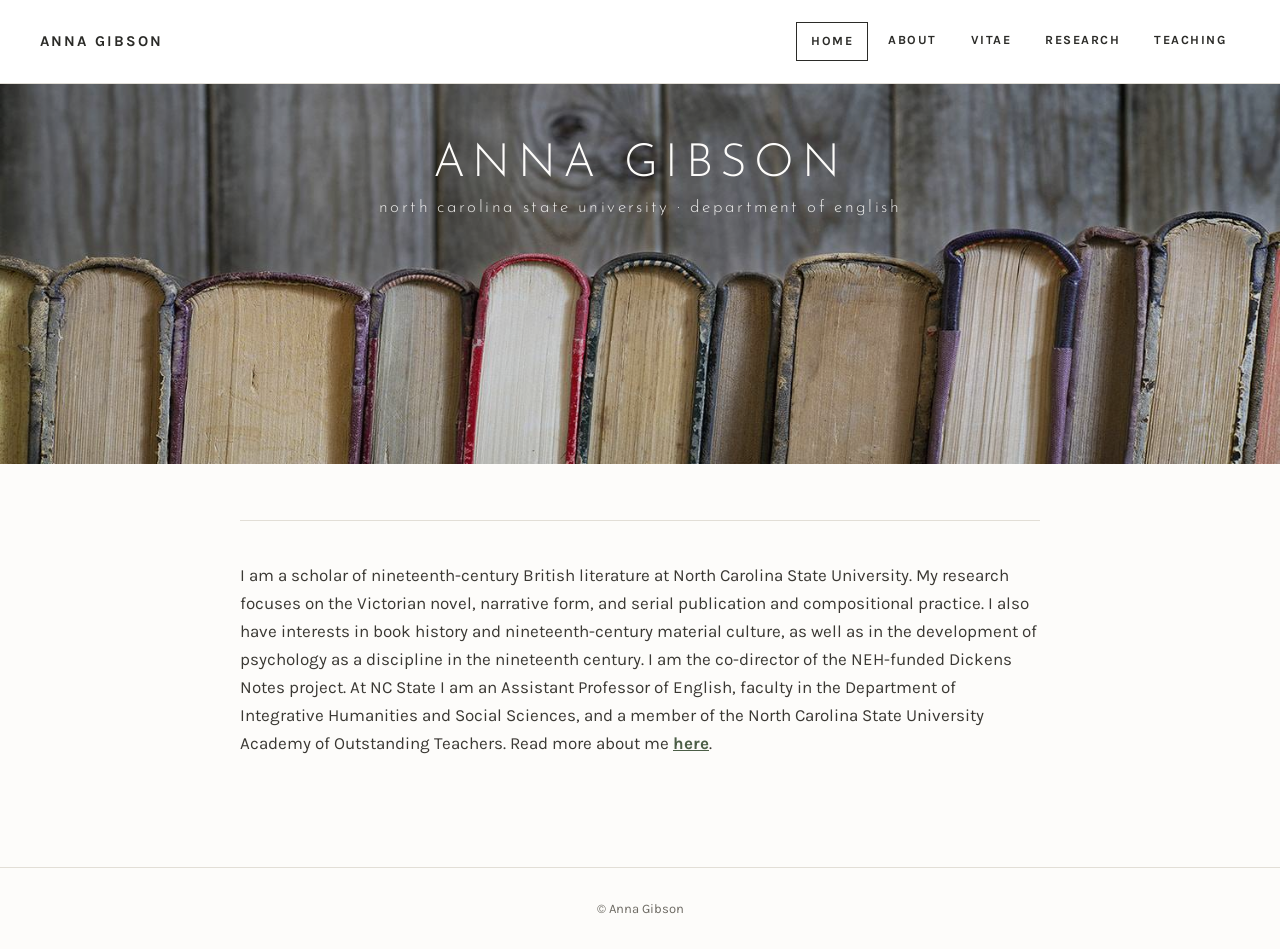
<file: index.html>
<!DOCTYPE html>
<html lang="en">
<head>
<meta charset="UTF-8">
<meta name="viewport" content="width=device-width, initial-scale=1.0">
<title>Anna Gibson</title>
<link rel="preconnect" href="https://fonts.googleapis.com">
<link href="https://fonts.googleapis.com/css2?family=EB+Garamond:ital,wght@0,400;0,500;1,400&family=Josefin+Sans:wght@300;400&family=Karla:wght@400;500;700&display=swap" rel="stylesheet">
<link rel="stylesheet" href="style.css">
<link rel="icon" type="image/png" sizes="32x32" href="favicon-32.png">
<link rel="icon" type="image/png" sizes="16x16" href="favicon-16.png">
<link rel="apple-touch-icon" sizes="180x180" href="favicon-180.png">
<link rel="shortcut icon" href="favicon.ico">
</head>
<body>

<nav>
  <a class="site-name" href="index.html">ANNA GIBSON</a>
  <div class="nav-links">
    <a class="current" href="index.html">Home</a><a href="about.html">About</a><a href="vitae.html">Vitae</a><a href="research.html">Research</a><a href="teaching.html">Teaching</a>
  </div>
</nav>
<div class="banner tall-scroll text-top" style="background-image:url('images/home-banner.jpg')">
  <div class="banner-text">
    <h1>Anna Gibson</h1>
    <p>north carolina state university · department of english</p>
  </div>
</div>
<div class="content">
  <hr class="rule">
  <p>I am a scholar of nineteenth-century British literature at North Carolina State University. My research focuses on the Victorian novel, narrative form, and serial publication and compositional practice. I also have interests in book history and nineteenth-century material culture, as well as in the development of psychology as a discipline in the nineteenth century. I am the co-director of the NEH-funded Dickens Notes project. At NC State I am an Assistant Professor of English, faculty in the Department of Integrative Humanities and Social Sciences, and a member of the North Carolina State University Academy of Outstanding Teachers. Read more about me <a href="about.html">here</a>.</p>
</div>

<footer>© Anna Gibson</footer>
</body>
</html>
</file>
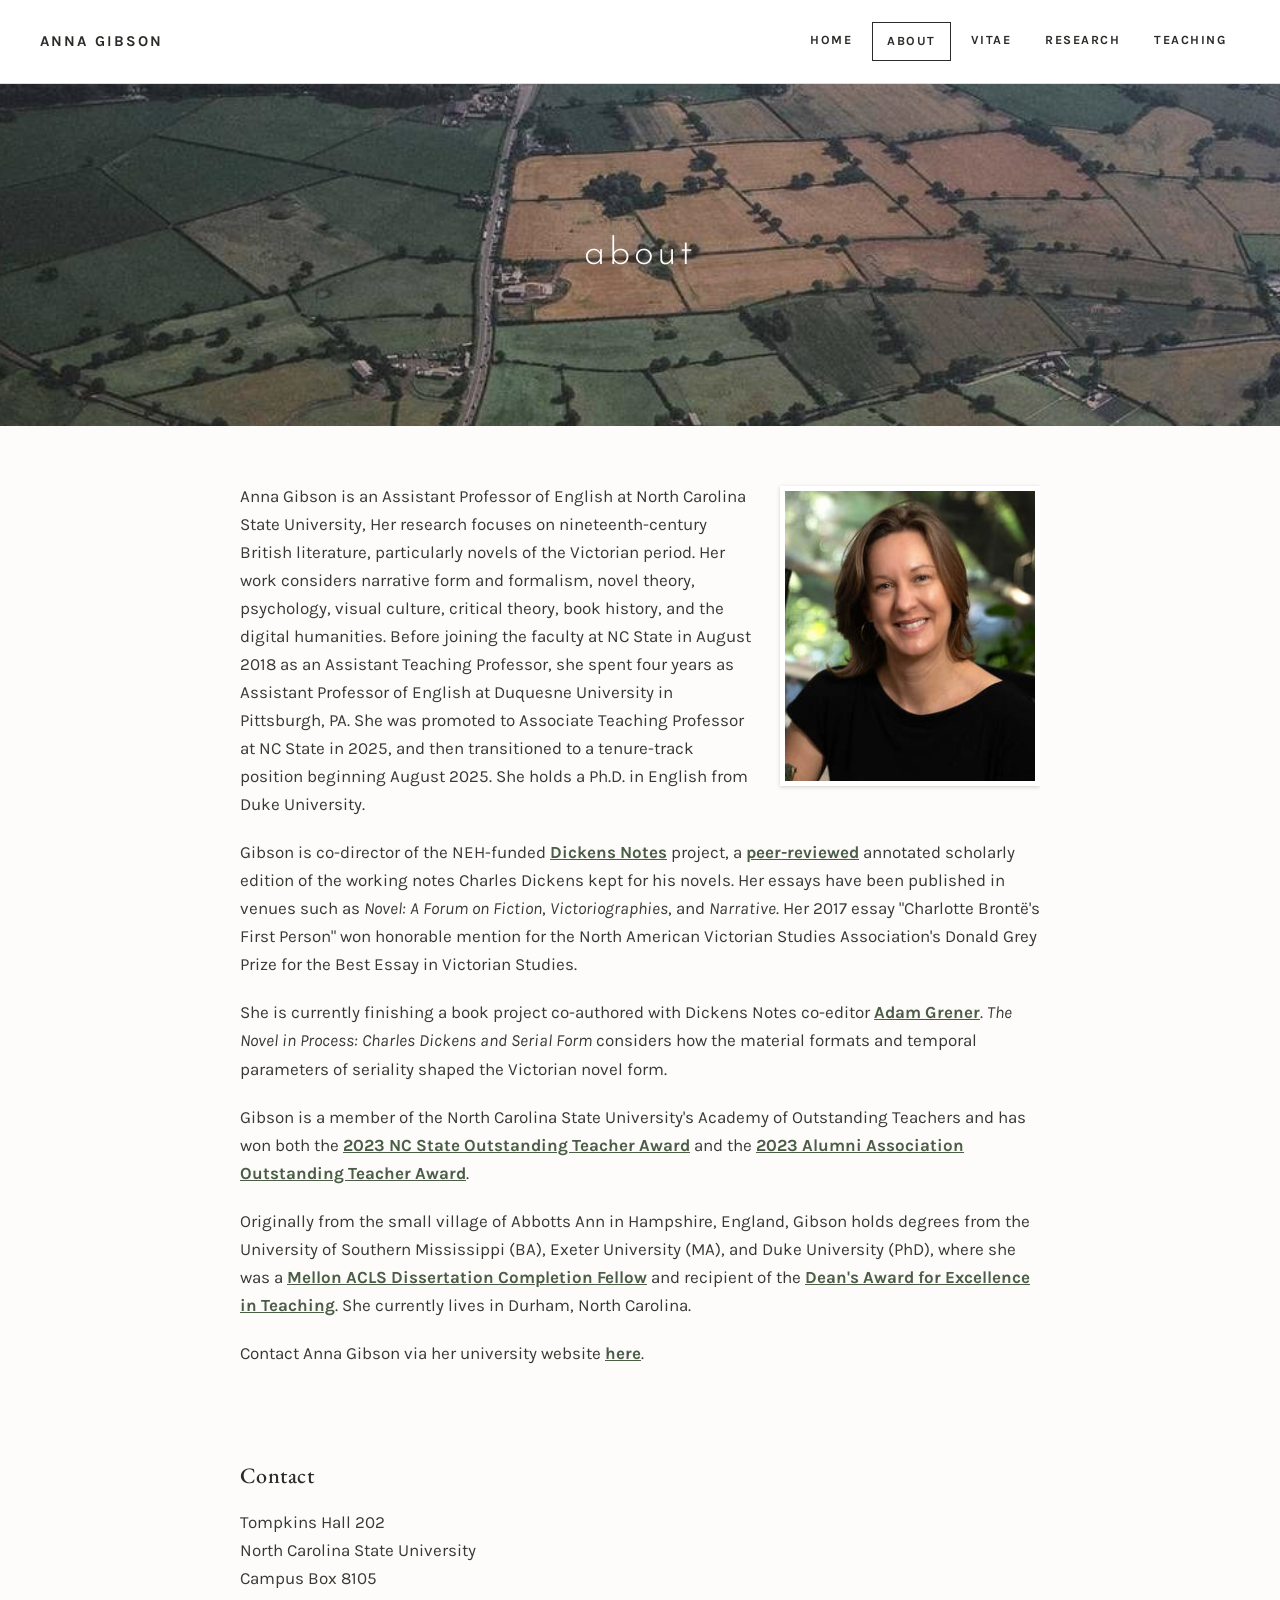
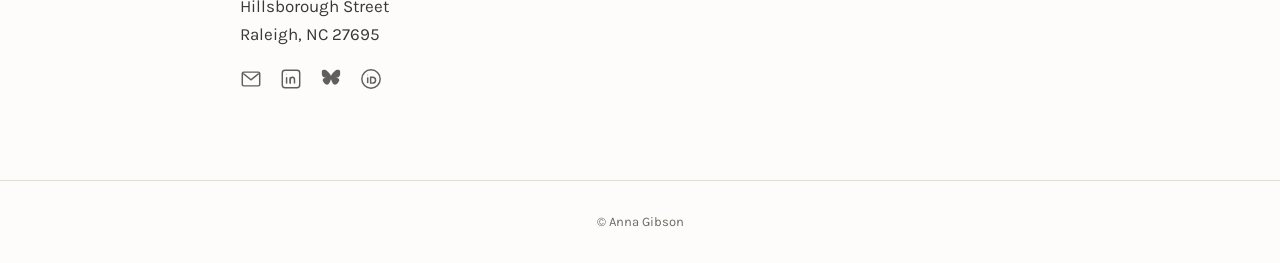
<file: about.html>
<!DOCTYPE html>
<html lang="en">
<head>
<meta charset="UTF-8">
<meta name="viewport" content="width=device-width, initial-scale=1.0">
<title>Anna Gibson | About</title>
<link rel="preconnect" href="https://fonts.googleapis.com">
<link href="https://fonts.googleapis.com/css2?family=EB+Garamond:ital,wght@0,400;0,500;1,400&family=Josefin+Sans:wght@300;400&family=Karla:wght@400;500;700&display=swap" rel="stylesheet">
<link rel="stylesheet" href="style.css">
<link rel="icon" type="image/png" sizes="32x32" href="favicon-32.png">
<link rel="icon" type="image/png" sizes="16x16" href="favicon-16.png">
<link rel="apple-touch-icon" sizes="180x180" href="favicon-180.png">
<link rel="shortcut icon" href="favicon.ico">
</head>
<body>

<nav>
  <a class="site-name" href="index.html">ANNA GIBSON</a>
  <div class="nav-links">
    <a href="index.html">Home</a><a class="current" href="about.html">About</a><a href="vitae.html">Vitae</a><a href="research.html">Research</a><a href="teaching.html">Teaching</a>
  </div>
</nav>
<div class="banner tall-scroll-mid" style="background-image:url('images/about-banner.jpg')">
  <div class="banner-text"><h2>about</h2></div>
</div>
<div class="content">
  <div class="float-block right">
    <img class="headshot" src="images/headshot.jpg" alt="Anna Gibson" style="width:260px;height:300px;object-fit:cover;">
    <p>Anna Gibson is an Assistant Professor of English at North Carolina State University, Her research focuses on nineteenth-century British literature, particularly novels of the Victorian period. Her work considers narrative form and formalism, novel theory, psychology, visual culture, critical theory, book history, and the digital humanities. Before joining the faculty at NC State in August 2018 as an Assistant Teaching Professor, she spent four years as Assistant Professor of English at Duquesne University in Pittsburgh, PA. She was promoted to Associate Teaching Professor at NC State in 2025, and then transitioned to a tenure-track position beginning August 2025. She holds a Ph.D. in English from Duke University.</p>
    <p>Gibson is co-director of the NEH-funded <a href="http://www.dickensnotes.com/">Dickens Notes</a> project, a <a href="https://reviewsindh.pubpub.org/pub/digital-dickens-notes/release/2">peer-reviewed</a> annotated scholarly edition of the working notes Charles Dickens kept for his novels. Her essays have been published in venues such as <em>Novel: A Forum on Fiction</em>, <em>Victoriographies</em>, and <em>Narrative</em>. Her 2017 essay "Charlotte Brontë's First Person" won honorable mention for the North American Victorian Studies Association's Donald Grey Prize for the Best Essay in Victorian Studies.</p>
    <p>She is currently finishing a book project co-authored with Dickens Notes co-editor <a href="https://people.wgtn.ac.nz/adam.grener">Adam Grener</a>. <em>The Novel in Process: Charles Dickens and Serial Form</em> considers how the material formats and temporal parameters of seriality shaped the Victorian novel form.</p>
    <p>Gibson is a member of the North Carolina State University's Academy of Outstanding Teachers and has won both the <a href="https://provost.ncsu.edu/news/2023/04/2022-23-university-teaching-awards-announced/">2023 NC State Outstanding Teacher Award</a> and the <a href="https://alumni.ncsu.edu/about/awards/">2023 Alumni Association Outstanding Teacher Award</a>.</p>
    <p>Originally from the small village of Abbotts Ann in Hampshire, England, Gibson holds degrees from the University of Southern Mississippi (BA), Exeter University (MA), and Duke University (PhD), where she was a <a href="https://www.acls.org/fellow-grantees/anna-marie-gibson/">Mellon ACLS Dissertation Completion Fellow</a> and recipient of the <a href="https://gradschool.duke.edu/about/news/2013-dean%E2%80%99s-award-anna-gibson">Dean's Award for Excellence in Teaching</a>. She currently lives in Durham, North Carolina.</p>
    <p>Contact Anna Gibson via her university website <a href="https://chass.ncsu.edu/people/amknowl3/">here</a>.</p>
  </div>

  <div style="clear:both; padding-top:5px;">
    <h3 style="font-size:22px; margin-bottom:14px;">Contact</h3>
    <p style="margin-bottom:6px;">Tompkins Hall 202<br>
    North Carolina State University<br>
    Campus Box 8105<br>
    Hillsborough Street<br>
    Raleigh, NC 27695</p>

    <div class="social-icons">
      <a href="mailto:annagibson@ncsu.edu" aria-label="Email" title="Email">
        <svg viewBox="0 0 24 24" fill="none" stroke="currentColor" stroke-width="1.6"><rect x="2.5" y="4.5" width="19" height="15" rx="1.5"/><path d="M3.5 6l8.5 7 8.5-7"/></svg>
      </a>
      <a href="https://www.linkedin.com/in/annamgibson" aria-label="LinkedIn" title="LinkedIn">
        <svg viewBox="0 0 24 24" fill="none" stroke="currentColor" stroke-width="1.6"><rect x="2.5" y="2.5" width="19" height="19" rx="3"/><line x1="7.2" y1="10" x2="7.2" y2="17"/><circle cx="7.2" cy="6.8" r="0.4" fill="currentColor" stroke="none"/><path d="M11.2 17v-4.2c0-1.6 1-2.6 2.4-2.6s2.2 1 2.2 2.6V17"/><line x1="11.2" y1="10" x2="11.2" y2="17"/></svg>
      </a>
      <a href="https://bsky.app/profile/did:plc:rb64u4ueg4kih6pc2luitpo5" aria-label="Bluesky" title="Bluesky">
        <svg viewBox="0 0 24 24" fill="currentColor" stroke="none"><path d="M12 8.6c-1.1-2.1-4-6-6.6-6.6C3 1.3 2 2.4 2 4c0 .3.1 3 .1 3.4.4 2.6 2.9 3.3 5.2 3-3.4.5-6.4 1.9-2.5 6.2 4.3 4.3 6-1.2 7.2-4.4 1.2 3.2 2.9 8.7 7.2 4.4 3.9-4.3.9-5.7-2.5-6.2 2.3.3 4.8-.4 5.2-3 .1-.4.1-3.1.1-3.4 0-1.6-1-2.7-3.4-2c-2.6.6-5.5 4.5-6.6 6.6z"/></svg>
      </a>
      <a href="https://orcid.org/0000-0003-1148-3039" aria-label="ORCID" title="ORCID">
        <svg viewBox="0 0 24 24" fill="none" stroke="currentColor" stroke-width="1.6"><circle cx="12" cy="12" r="10"/><circle cx="8.4" cy="7.7" r="0.5" fill="currentColor" stroke="none"/><line x1="8.4" y1="10.2" x2="8.4" y2="16.5"/><path d="M11.6 10.2h1.9c2.1 0 3.5 1.4 3.5 3.15 0 1.75-1.4 3.15-3.5 3.15h-1.9v-6.3z"/></svg>
      </a>
    </div>
  </div>
</div>

<footer>© Anna Gibson</footer>
</body>
</html>
</file>
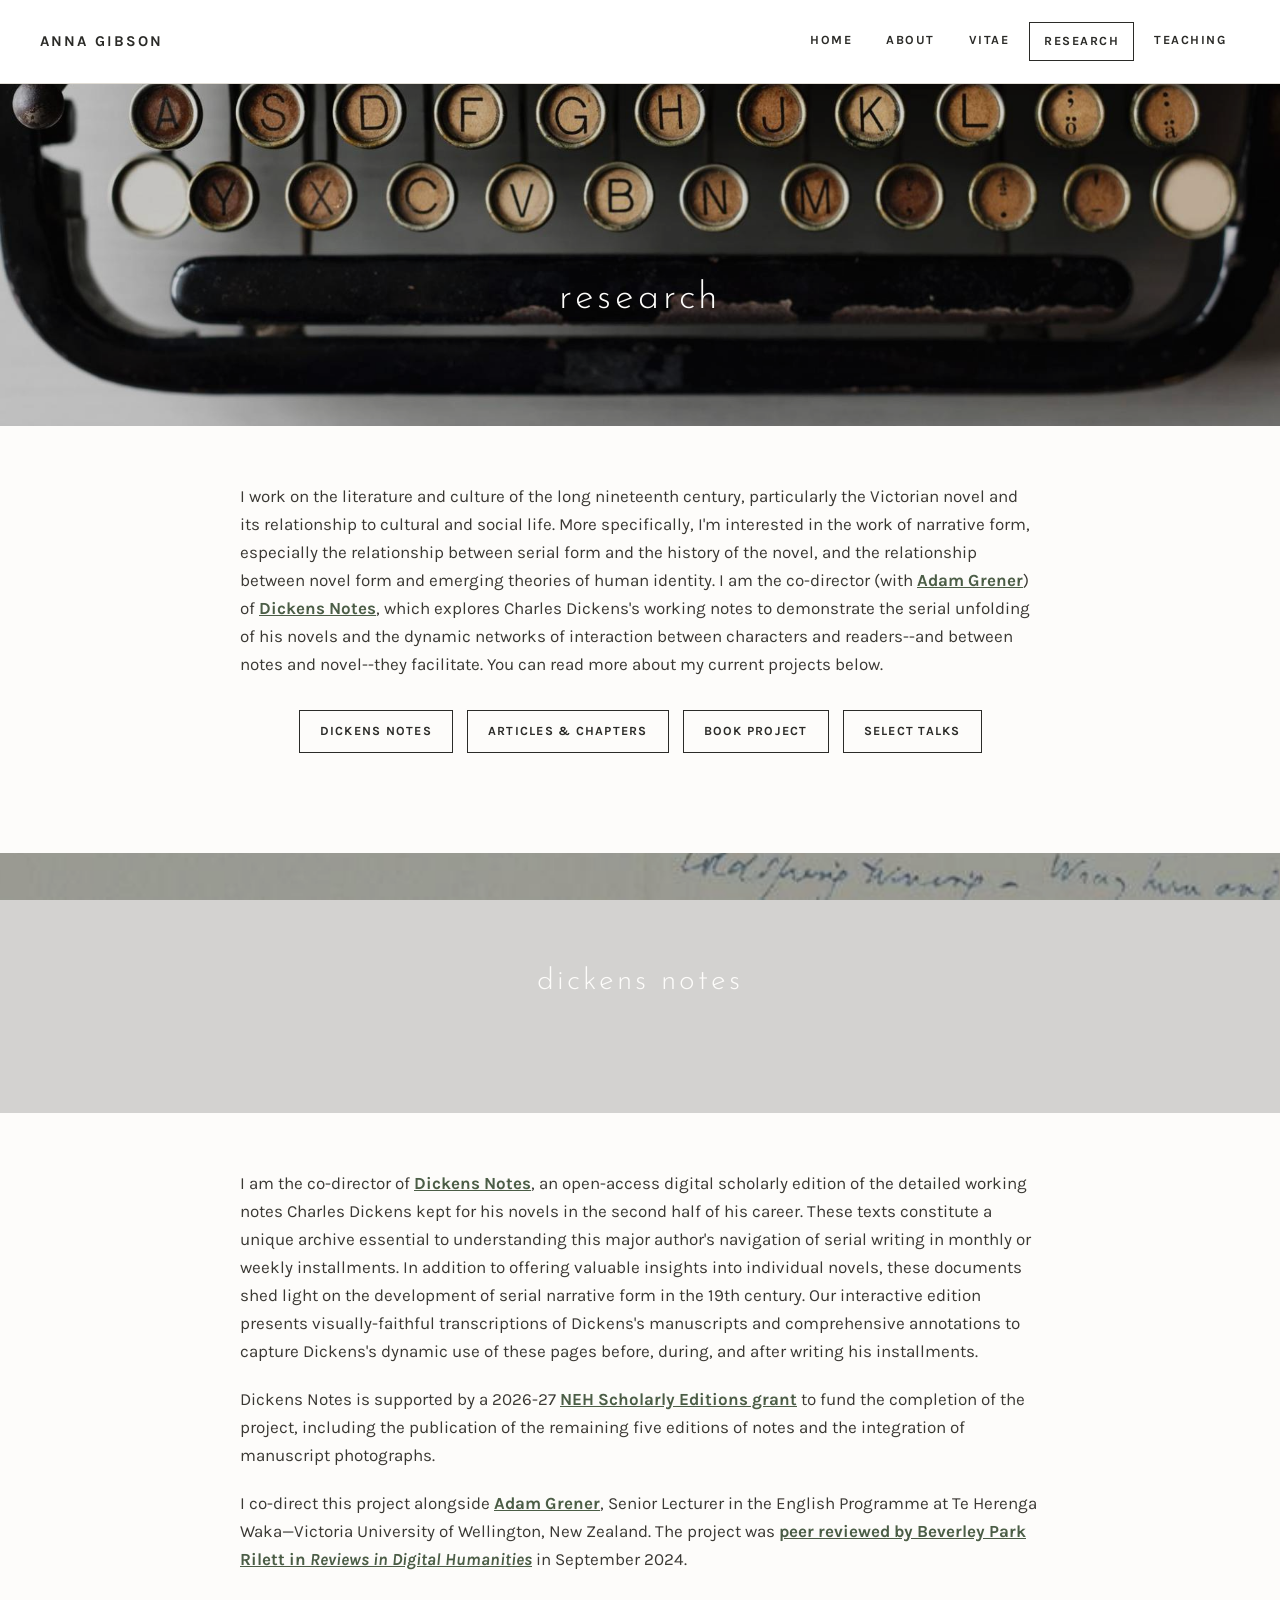
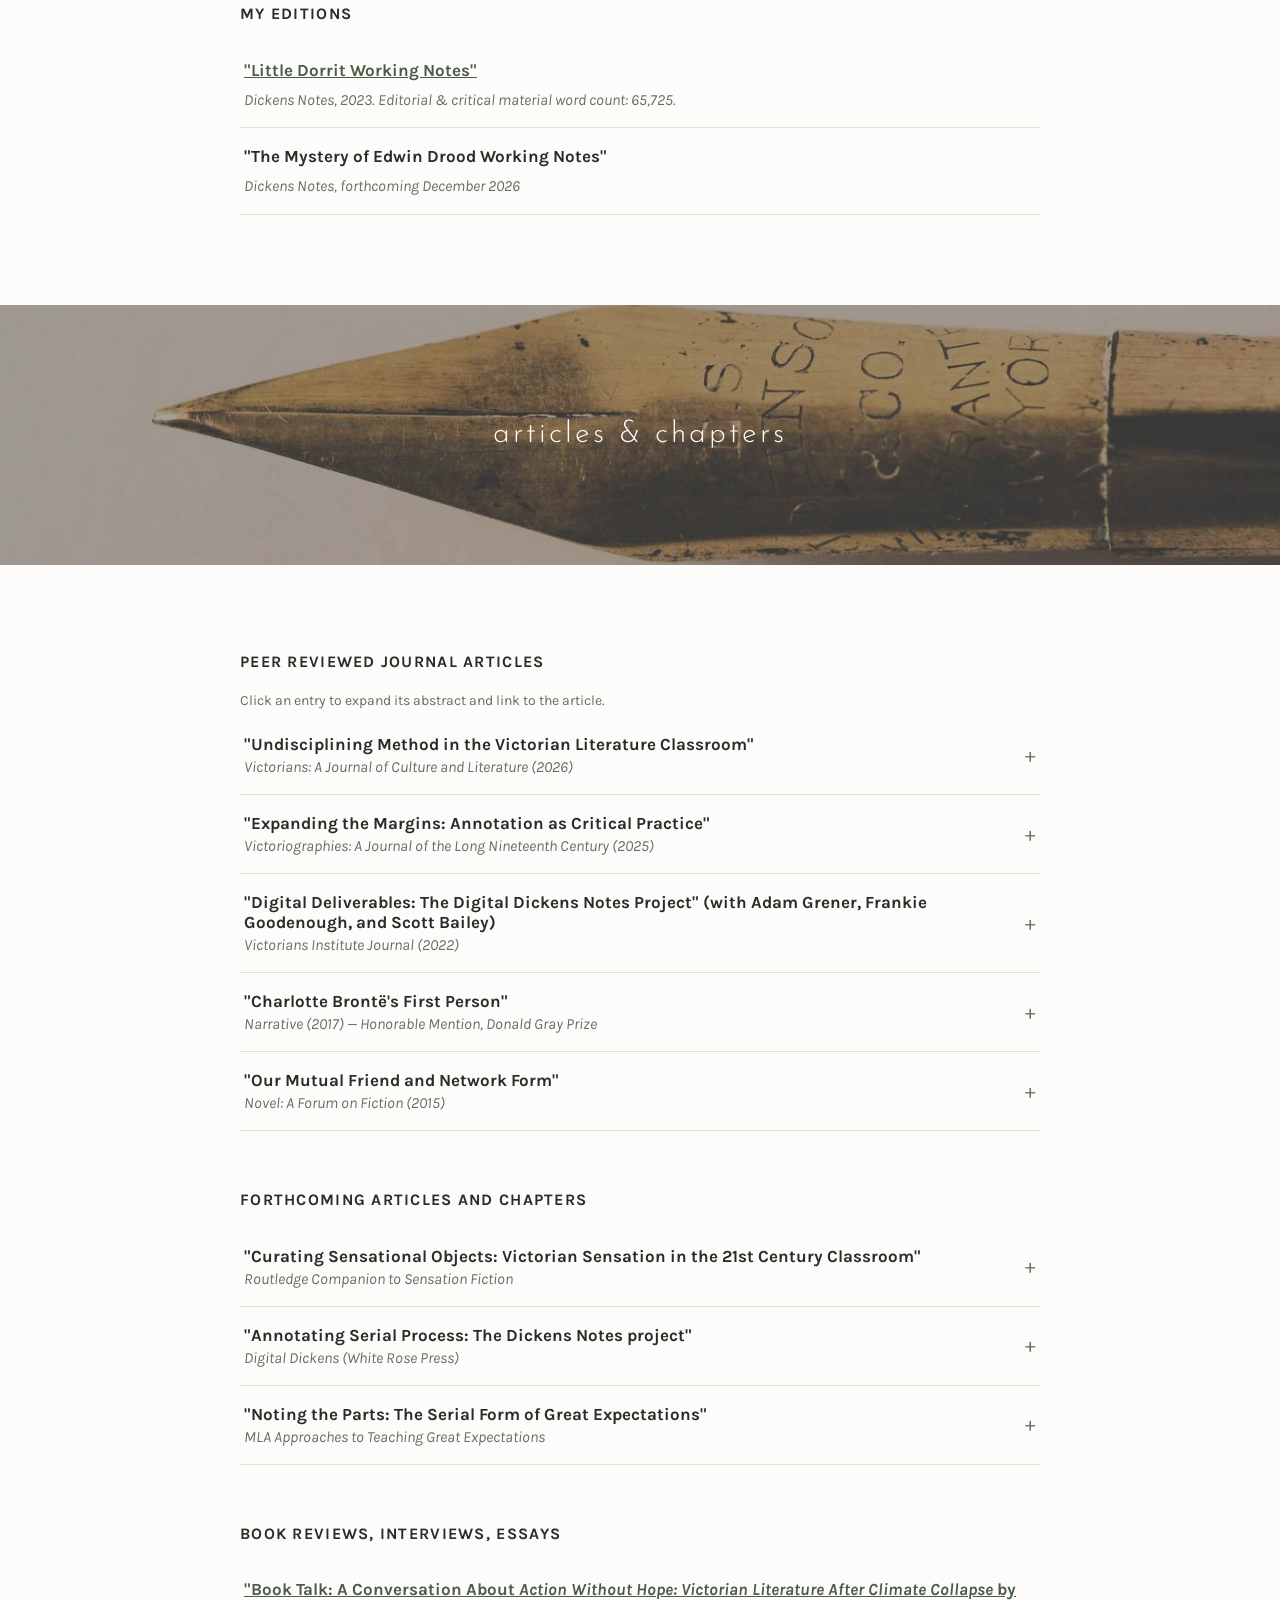
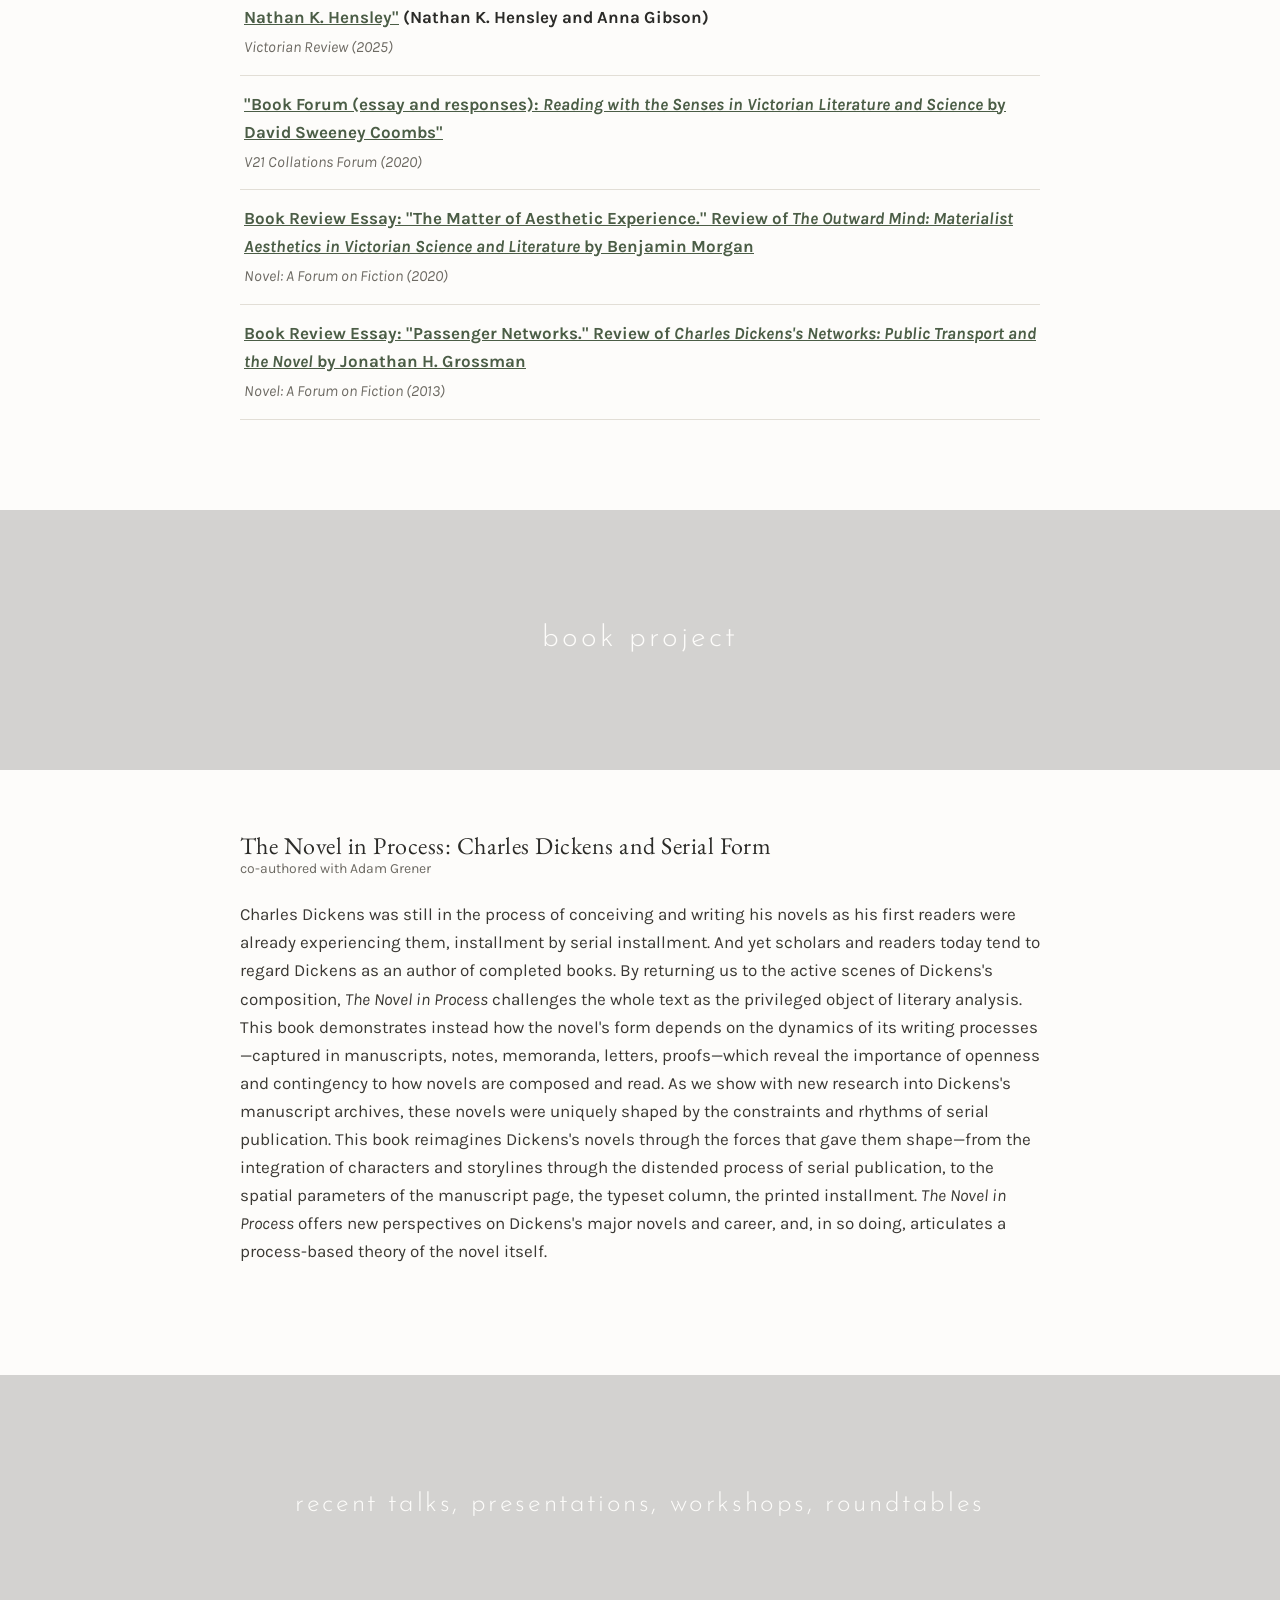
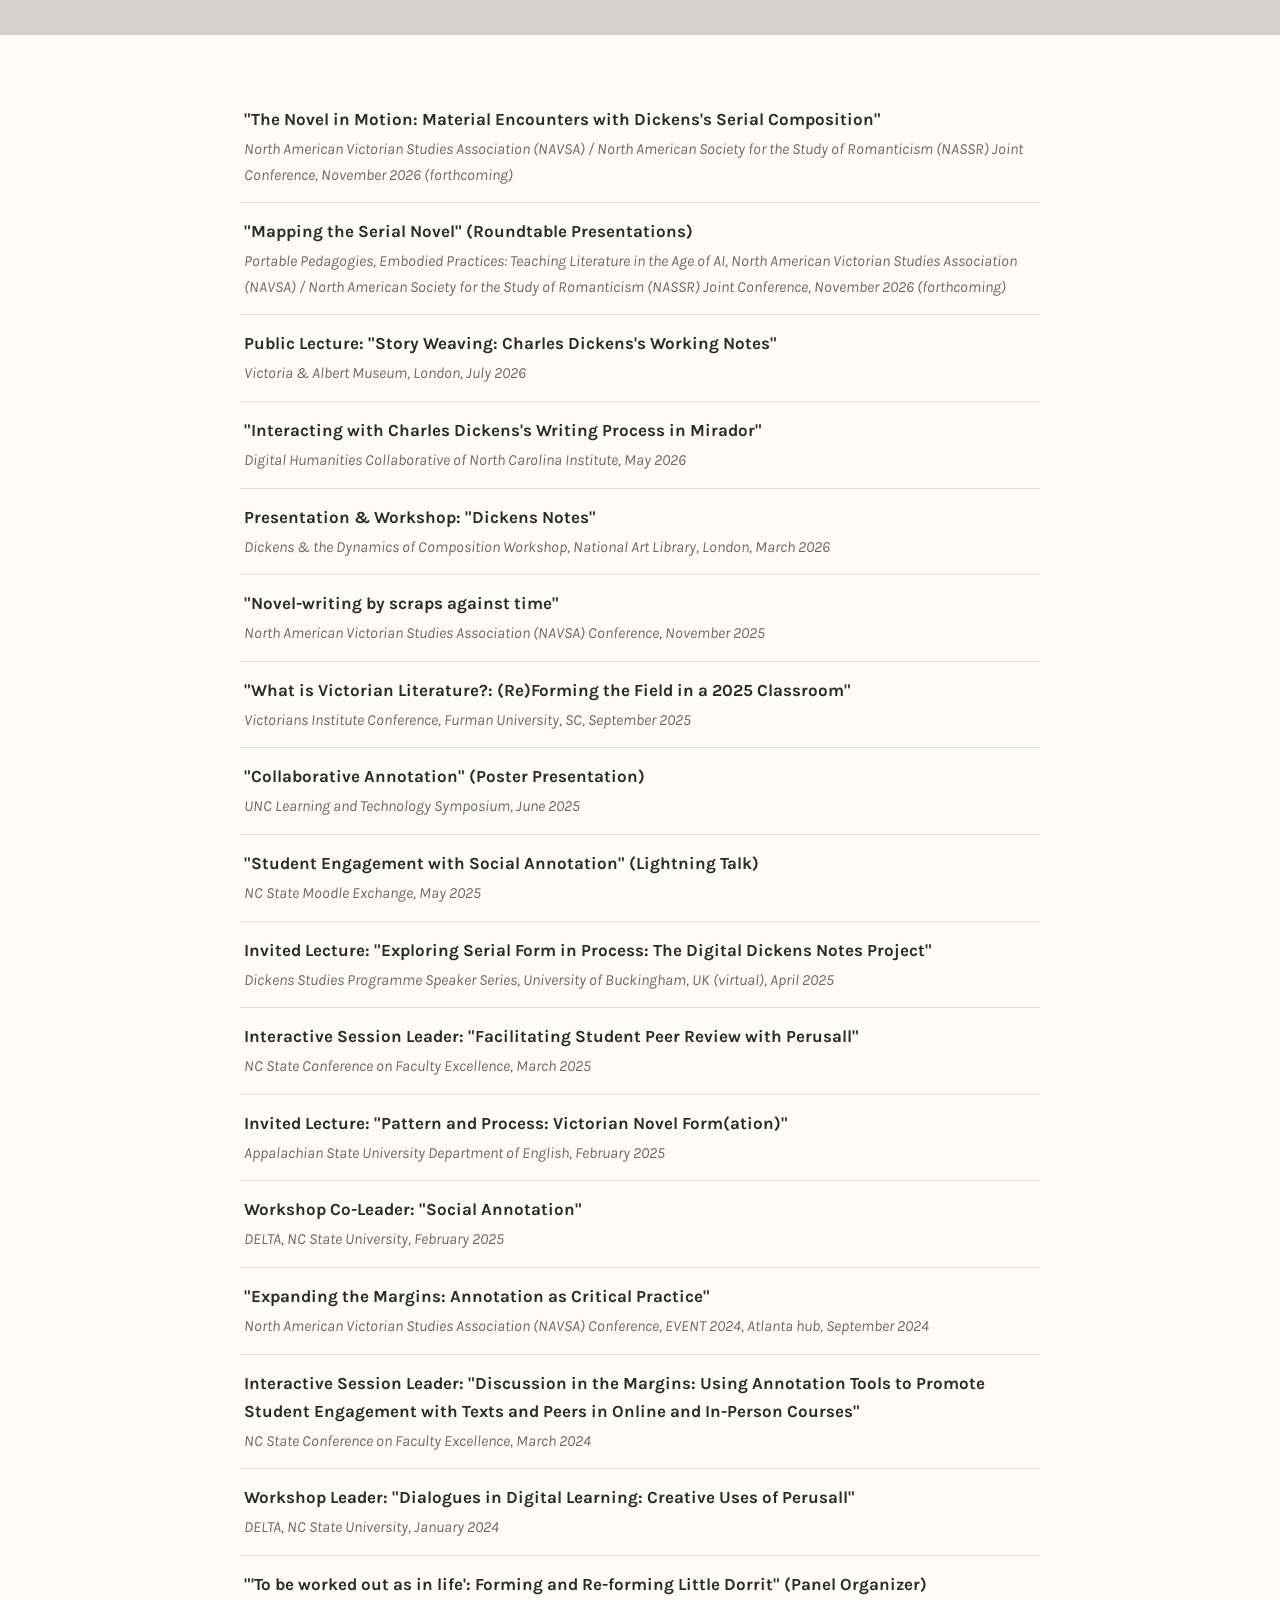
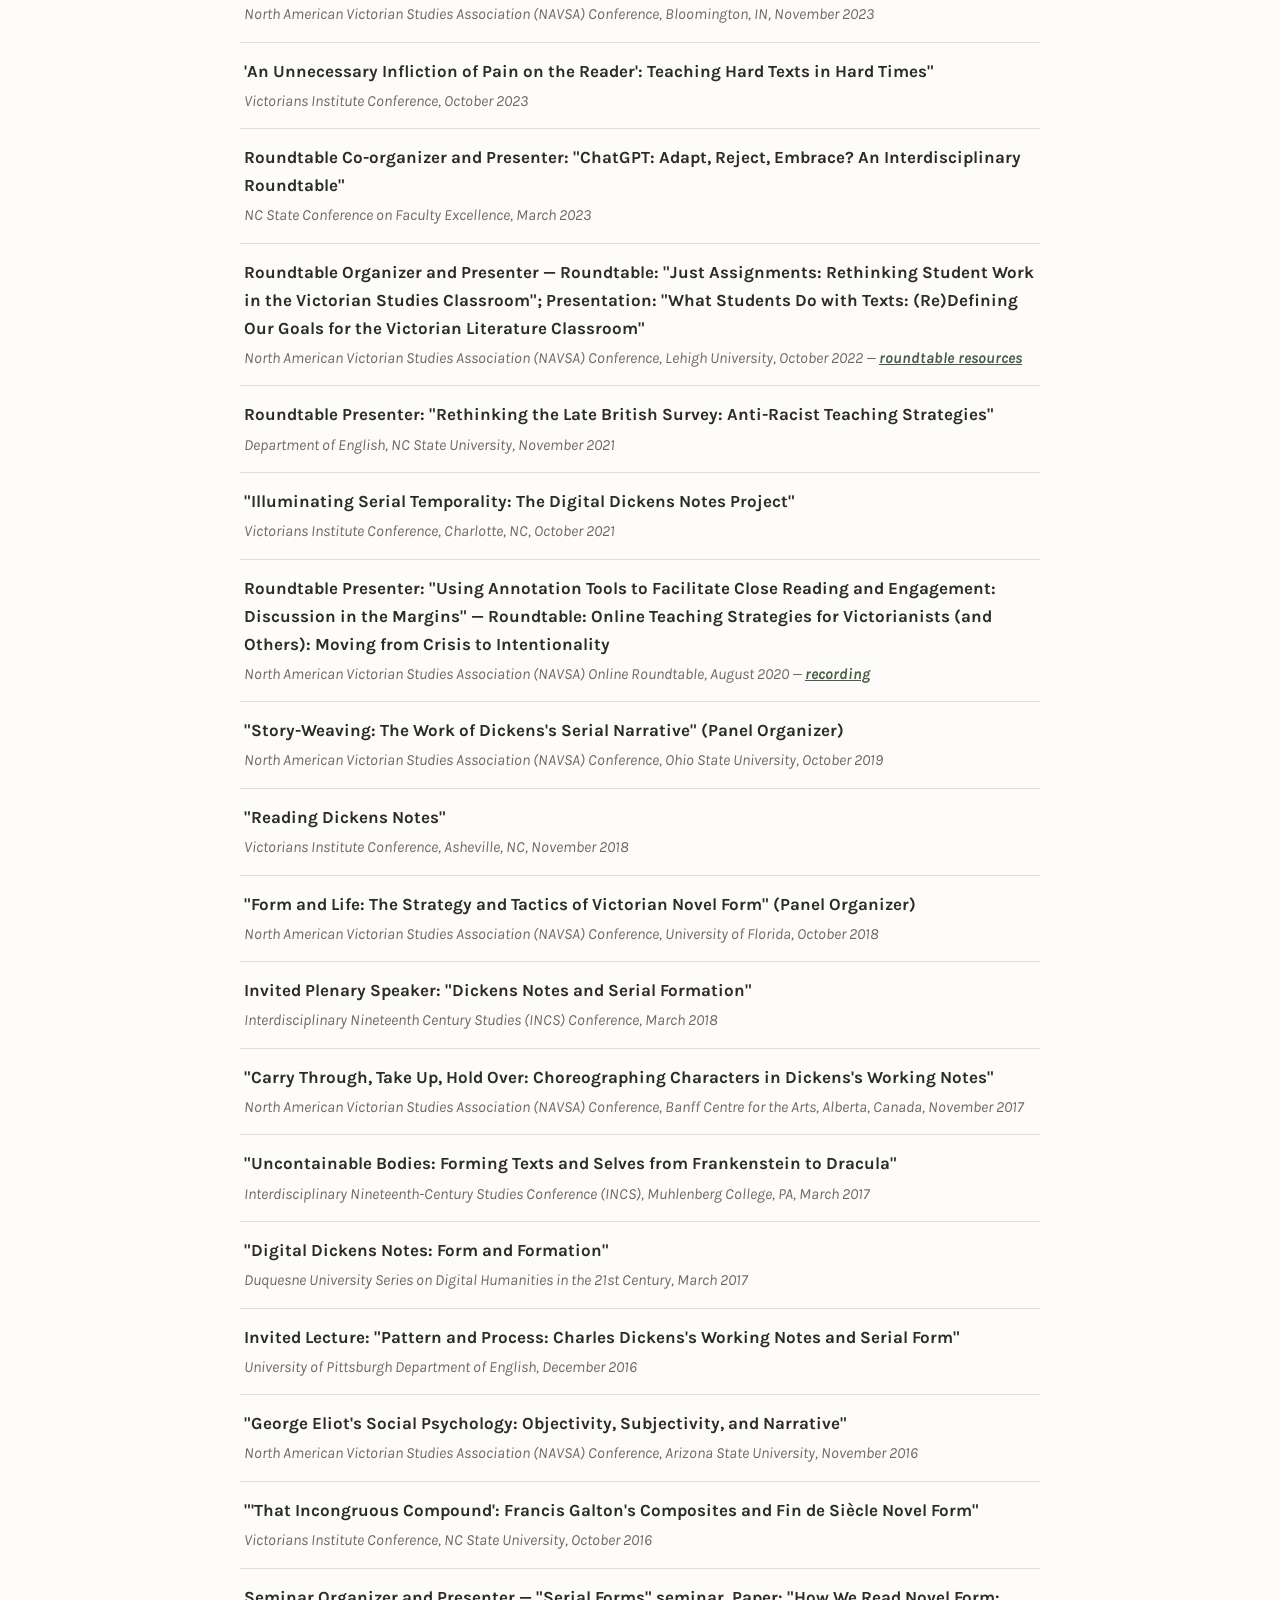
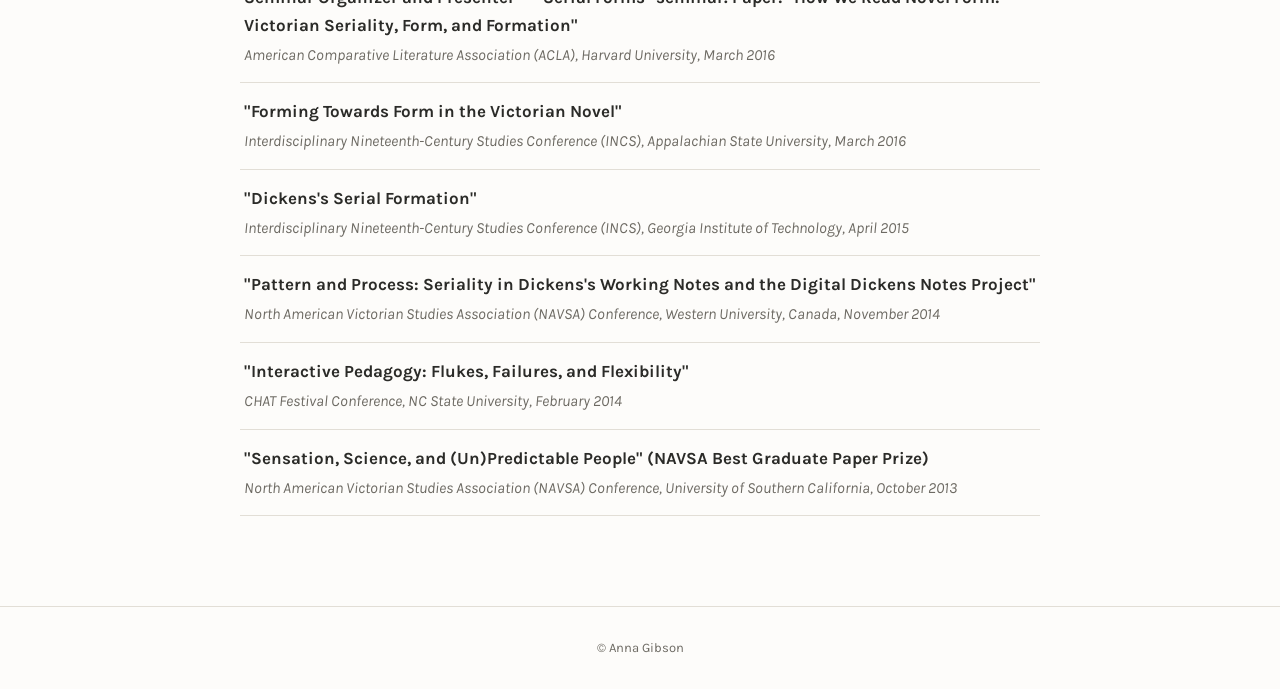
<file: research.html>
<!DOCTYPE html>
<html lang="en">
<head>
<meta charset="UTF-8">
<meta name="viewport" content="width=device-width, initial-scale=1.0">
<title>Anna Gibson | Research</title>
<link rel="preconnect" href="https://fonts.googleapis.com">
<link href="https://fonts.googleapis.com/css2?family=EB+Garamond:ital,wght@0,400;0,500;1,400&family=Josefin+Sans:wght@300;400&family=Karla:wght@400;500;700&display=swap" rel="stylesheet">
<link rel="stylesheet" href="style.css">
<link rel="icon" type="image/png" sizes="32x32" href="favicon-32.png">
<link rel="icon" type="image/png" sizes="16x16" href="favicon-16.png">
<link rel="apple-touch-icon" sizes="180x180" href="favicon-180.png">
<link rel="shortcut icon" href="favicon.ico">
</head>
<body>

<nav>
  <a class="site-name" href="index.html">ANNA GIBSON</a>
  <div class="nav-links">
    <a href="index.html">Home</a><a href="about.html">About</a><a href="vitae.html">Vitae</a><a class="current" href="research.html">Research</a><a href="teaching.html">Teaching</a>
  </div>
</nav>
<div class="banner tall-scroll-mid text-bottom" style="background-image:url('images/research-banner.jpg')">
  <div class="banner-text"><h2>research</h2></div>
</div>
<div class="content">
  <p>I work on the literature and culture of the long nineteenth century, particularly the Victorian novel and its relationship to cultural and social life. More specifically, I'm interested in the work of narrative form, especially the relationship between serial form and the history of the novel, and the relationship between novel form and emerging theories of human identity. I am the co-director (with <a href="https://people.wgtn.ac.nz/adam.grener">Adam Grener</a>) of <a href="https://www.dickensnotes.org/">Dickens Notes</a>, which explores Charles Dickens's working notes to demonstrate the serial unfolding of his novels and the dynamic networks of interaction between characters and readers--and between notes and novel--they facilitate. You can read more about my current projects below.</p>

  <div class="quicklinks">
    <a href="#dickens-notes">Dickens Notes</a><a href="#articles">Articles &amp; Chapters</a><a href="#book">Book Project</a><a href="#talks">Select Talks</a>
  </div>
</div>

<div class="banner small" id="dickens-notes" style="background-image:url('images/dickens-notes-banner.jpg')">
  <div class="banner-text"><h2 style="font-size:30px;">Dickens Notes</h2></div>
</div>
<div class="content">
  <p>I am the co-director of <a href="https://dickensnotes.org/">Dickens Notes</a>, an open-access digital scholarly edition of the detailed working notes Charles Dickens kept for his novels in the second half of his career. These texts constitute a unique archive essential to understanding this major author's navigation of serial writing in monthly or weekly installments. In addition to offering valuable insights into individual novels, these documents shed light on the development of serial narrative form in the 19th century. Our interactive edition presents visually-faithful transcriptions of Dickens's manuscripts and comprehensive annotations to capture Dickens's dynamic use of these pages before, during, and after writing his installments.</p>
  <p>Dickens Notes is supported by a 2026-27 <a href="https://www.neh.gov/grants/research/scholarly-editions-and-translations-grants">NEH Scholarly Editions grant</a> to fund the completion of the project, including the publication of the remaining five editions of notes and the integration of manuscript photographs.</p>
  <p>I co-direct this project alongside <a href="https://people.wgtn.ac.nz/adam.grener">Adam Grener</a>, Senior Lecturer in the English Programme at Te Herenga Waka—Victoria University of Wellington, New Zealand. The project was <a href="https://reviewsindh.pubpub.org/pub/digital-dickens-notes">peer reviewed by Beverley Park Rilett in <em>Reviews in Digital Humanities</em></a> in September 2024.</p>
  <p class="subhead first">My Editions</p>
  <div class="review-entry"><div class="cite"><a href="http://dickensnotes.org/notes/little-dorrit/">"Little Dorrit Working Notes"</a></div><div class="venue">Dickens Notes, 2023. Editorial &amp; critical material word count: 65,725.</div></div>
  <div class="review-entry"><div class="cite">"The Mystery of Edwin Drood Working Notes"</div><div class="venue">Dickens Notes, forthcoming December 2026</div></div>
</div>

<div class="banner small" id="articles" style="background-image:url('images/articles-banner.jpg'); background-attachment: scroll;">
  <div class="banner-text"><h2 style="font-size:30px;">Articles &amp; Chapters</h2></div>
</div>
<div class="content">
  <p class="subhead first">Peer Reviewed Journal Articles</p>
  <p style="color:var(--muted); font-size:14px; margin-bottom:4px;">Click an entry to expand its abstract and link to the article.</p>
  <div id="pubList">
    <div class="pub-item">
      <button class="pub-toggle">
        <span class="pub-info">
          <span class="cite">"Undisciplining Method in the Victorian Literature Classroom"</span>
          <span class="venue">Victorians: A Journal of Culture and Literature (2026)</span>
        </span>
        <span class="plus">+</span>
      </button>
      <div class="pub-desc"><div class="pub-desc-inner">The question "What is Victorian Literature?" opened the description for a graduate course I taught in spring 2025, an invitation to limn the scope of our field. From the beginning of the semester, my students wisely resisted the definitional impulse that it presupposed—the notion that our goal was to identify a coherent object of study, albeit one that would expand beyond our expected list of "major" authors to include authors of color and writers living within and moving through the expansive colonial geography of Britain. As our semester began to unfold amid the dismantling of diversity programs and anti-racist initiatives that had been lauded so enthusiastically only a few semesters earlier, our class took up this question as an invitation to define our orientation towards our objects of study, our field, and the work of the humanities more broadly. In this essay, I reflect on the lessons I learned from teaching this class in this moment, from my own inadequate and provisional, but productive, attempt to design a course that answered the call by Alicia Mireless Christoff, Amy R. Wong, and Ronjaunee Chatterjee to "undiscipline" our field. In the wake of that call, and in the classroom where that call is tested, the task is not (only) to expand boundaries but to interrogate, with our students, the methodological and representational components of Victorian studies as a classroom practice. <a href="https://muse.jhu.edu/pub/30/article/995128">Link</a></div></div>
    </div>
    <div class="pub-item">
      <button class="pub-toggle">
        <span class="pub-info">
          <span class="cite">"Expanding the Margins: Annotation as Critical Practice"</span>
          <span class="venue">Victoriographies: A Journal of the Long Nineteenth Century (2025)</span>
        </span>
        <span class="plus">+</span>
      </button>
      <div class="pub-desc"><div class="pub-desc-inner">Annotation is such an everyday readerly activity that it is easy to dismiss as too mundane and minute to have serious value as scholarship. And yet social annotation has seen a resurgence as a pedagogical strategy thanks to new digital tools, and Victorian Studies scholars were encouraged to engage in annotative engagement with one another's papers in COVE Studio during EVENT 2024. While the uneven uptake and mixed success of annotation over the course of the conference year might suggest that the margins are not yet the vibrant virtual spaces of possibility they seem to be in our teaching, this essay asserts the value of the margins as pleasurable spaces of vital critical practice. I explore the affordances of annotation for facilitating fluid, even emancipatory methods of critical engagement that can bridge the pedagogical and scholarly realms of our academic work. Tracing recent attempts to theorise annotation in the digital era alongside trends in open scholarship, and addressing the structural impediments to collaborative and flexible forms of writing, I argue that our field should embrace annotation as a valuable form of scholarly practice and scholarly product. <a href="https://www.euppublishing.com/doi/10.3366/vic.2025.0573">Link</a></div></div>
    </div>
    <div class="pub-item">
      <button class="pub-toggle">
        <span class="pub-info">
          <span class="cite">"Digital Deliverables: The Digital Dickens Notes Project" (with Adam Grener, Frankie Goodenough, and Scott Bailey)</span>
          <span class="venue">Victorians Institute Journal (2022)</span>
        </span>
        <span class="plus">+</span>
      </button>
      <div class="pub-desc"><div class="pub-desc-inner">The Digital Dickens Notes Project (DDNP) is a digital initiative that seeks to transcribe, interpret, and explore the significance of the working notes Charles Dickens kept for most of his novels. Our online platform (dickensnotes.org) presents color transcriptions that display Dickens's use of space, ink colors, and nontextual markings to capture his intricate use of these pages over the course of the many weeks or months he planned, composed, and published his novels serially. Pairing these transcriptions with comprehensive editorial annotations and critical introductions, the DDNP aims to shed new light on the temporal dynamics of these working notes as fascinating records of serial composition, and in the process to open new avenues and methodologies for analyzing Dickens's works. This co-authored article introduces the DDNP and its methodology. <a href="http://doi.org/10.5325/victinstj.49.2022.0210">Link</a></div></div>
    </div>
    <div class="pub-item">
      <button class="pub-toggle">
        <span class="pub-info">
          <span class="cite">"Charlotte Brontë's First Person"</span>
          <span class="venue">Narrative (2017) — Honorable Mention, Donald Gray Prize</span>
        </span>
        <span class="plus">+</span>
      </button>
      <div class="pub-desc"><div class="pub-desc-inner">This essay reads Charlotte Brontë's use of first-person narration in Villette as a contribution to a Victorian reassessment of personal identity as material, heterogeneous, and adaptive. Challenging common readings of Brontë's first-person fictions as displays of self-definition and authority, I unpack the relationship between the narrated and narrating person in both <em>Jane Eyre</em> and <em>Villette</em> to reveal dual operations of narrative—world-making strategies and adaptive tactics—that express competing notions of personhood. By comparing <em>Villette</em> (1853) to <em>Jane Eyre</em> (1847), we can chart a shift from a strategic to a tactical emphasis in narration indicative, I argue, of a broader movement in nineteenth-century thought from Cartesian dualism toward associationist and materialist theories of consciousness as adaptive and processual. <em>Villette</em>'s narrative tactics demonstrate the potential in novel form to enact processes of being in the world that challenge both traditional concepts of a unified, self-contained consciousness and new Victorian scientific conceptions of a material mind only knowable from science's "objective" perspective. Positioning Brontë's novel form alongside psychological debates about the nature and study of mind, I show how the novel offers alternative methodologies and conclusions about the nature of personhood to those proffered by an emerging Victorian psychology. When Brontë's first-person narrative produces (rather than assumes the prior presence of) a "person" narrating, it asks us to read that production of identity and consciousness as an experiment with what it means to experience oneself as, in the words of <em>Jane Eyre</em>, a "heterogeneous thing." <a href="https://muse.jhu.edu/article/657123">Link</a></div></div>
    </div>
    <div class="pub-item">
      <button class="pub-toggle">
        <span class="pub-info">
          <span class="cite">"Our Mutual Friend and Network Form"</span>
          <span class="venue">Novel: A Forum on Fiction (2015)</span>
        </span>
        <span class="plus">+</span>
      </button>
      <div class="pub-desc"><div class="pub-desc-inner">This essay demonstrates how Charles Dickens used the form of serial fiction to experiment with a uniquely Victorian idea of life as a dynamic network of interactions. Reading <em>Our Mutual Friend</em> alongside nineteenth-century physiological and evolutionary writing, I show how Dickens shaped novel form around the attractions and reactions that organized social and psychological life in his city. Victorian sciences—particularly the work of George Henry Lewes and Charles Darwin—were turning to "net-work" to describe the plastic processes underpinning biological life. Dickens's fiction used the same dynamic potential of network form to put in motion the mechanisms of social life. Taking a novel form traditionally organized around the story of a self, Dickens used serial publication to incorporate variety, change, and new combinations of radically heterogeneous characters into each new installment, turning novel form into an ongoing formation. The resulting model of character psychology is one that replaces interiority with interaction and individuated desire with physiological affect. <a href="https://doi.org/10.1215/00295132-2860341">Link</a></div></div>
    </div>
  </div>

  <p class="subhead">Forthcoming Articles and Chapters</p>
  <div id="pubListForthcoming">
    <div class="pub-item">
      <button class="pub-toggle">
        <span class="pub-info">
          <span class="cite">"Curating Sensational Objects: Victorian Sensation in the 21st Century Classroom"</span>
          <span class="venue">Routledge Companion to Sensation Fiction</span>
        </span>
        <span class="plus">+</span>
      </button>
      <div class="pub-desc"><div class="pub-desc-inner">This contribution to the <em>Routledge Companion to Sensation Fiction</em> (projected publication 2026) offers a pedagogical approach to using "sensation" as both an object of study and as an opportunity to interrogate our orientation, as 21st-century readers, towards Victorian cultural objects. Drawing on courses taught at two institutions, I present a series of three scaffolded "explorations" that contextualize sensation fiction and engage students in discussions about the work of interpretation. These lessons culminate in a digital curation project for which each student selects, presents, and analyzes their own Victorian "sensational object." This method helps students engage with broad cultural ideas of the sensational, while using sensation as a means of reflecting on our practices of reading, analysis, and critique.</div></div>
    </div>
    <div class="pub-item">
      <button class="pub-toggle">
        <span class="pub-info">
          <span class="cite">"Annotating Serial Process: The Dickens Notes project"</span>
          <span class="venue">Digital Dickens (White Rose Press)</span>
        </span>
        <span class="plus">+</span>
      </button>
      <div class="pub-desc"><div class="pub-desc-inner">This contribution to the edited collection <em>Digital Dickens</em> (White Rose Press, projected publication 2026) explores the work of digital annotation that underpins the Dickens Notes project. Co-authored with Adam Grener, this essay considers how an interactive, exploratory edition of these working notes can foster a user-experience that imitates how the author himself used these pages. We explain the affordances of a digital platform for cultivating scholars' understanding and readers' appreciation of the dynamic temporality of Dickens's serial composition. Focusing on the working notes for <em>Hard Times</em> and <em>Little Dorrit</em>, the chapter discusses the opportunities and challenges of using digital annotation to make the complexity of these static documents visible. While for Dickens the working notes served as a compressed record of an ongoing compositional process, the Dickens Notes annotations use these records to access that process and to offer new points of entry into and exploration of Dickens's serial novels.</div></div>
    </div>
    <div class="pub-item">
      <button class="pub-toggle">
        <span class="pub-info">
          <span class="cite">"Noting the Parts: The Serial Form of Great Expectations"</span>
          <span class="venue">MLA Approaches to Teaching Great Expectations</span>
        </span>
        <span class="plus">+</span>
      </button>
      <div class="pub-desc"><div class="pub-desc-inner">This contribution to the <em>MLA Approaches to Teaching Great Expectations</em> volume considers how to engage students with the serial form of Dickens's weekly novel. It offers practical methods for encountering the material facets of the novel's seriality from the outset of teaching the novel. By training students' attention on the breaks between parts and their affective and formal dimensions as they read, and encouraging them to reflect on the relationship between parts and whole at the end, I offer ways of attending to the serial dynamics of a novel they otherwise might imagine as a large single text. The essay makes the case that attention to the serial format and form of the novel helps students resist the priority of the holistic critical vantage point and both interrogate and value their own responses to the novel as they read.</div></div>
    </div>
  </div>

  <p class="subhead">Book Reviews, Interviews, Essays</p>
  <div class="review-entry"><div class="cite"><a href="https://muse-jhu-edu.prox.lib.ncsu.edu/pub/1/article/993446">"Book Talk: A Conversation About <em>Action Without Hope: Victorian Literature After Climate Collapse</em> by Nathan K. Hensley"</a> (Nathan K. Hensley and Anna Gibson)</div><div class="venue">Victorian Review (2025)</div></div>
  <div class="review-entry"><div class="cite"><a href="http://v21collective.org/collations-book-forum-david-coombss-reading-sense-victorian-literature-science">"Book Forum (essay and responses): <em>Reading with the Senses in Victorian Literature and Science</em> by David Sweeney Coombs"</a></div><div class="venue">V21 Collations Forum (2020)</div></div>
  <div class="review-entry"><div class="cite"><a href="https://doi.org/10.1215/00295132-8309641">Book Review Essay: "The Matter of Aesthetic Experience." Review of <em>The Outward Mind: Materialist Aesthetics in Victorian Science and Literature</em> by Benjamin Morgan</a></div><div class="venue">Novel: A Forum on Fiction (2020)</div></div>
  <div class="review-entry"><div class="cite"><a href="http://doi.org/10.1215/00295132-2345822">Book Review Essay: "Passenger Networks." Review of <em>Charles Dickens's Networks: Public Transport and the Novel</em> by Jonathan H. Grossman</a></div><div class="venue">Novel: A Forum on Fiction (2013)</div></div>
</div>

<div class="banner small" id="book" style="background-image:url('images/book-project-banner.jpg')">
  <div class="banner-text"><h2 style="font-size:30px;">Book Project</h2></div>
</div>
<div class="content">
  <h3 class="section-heading" style="font-style:normal; font-size:24px;">The Novel in Process: Charles Dickens and Serial Form</h3>
  <p style="color:var(--muted); font-size:14px; margin-top:-14px;">co-authored with Adam Grener</p>
  <p>Charles Dickens was still in the process of conceiving and writing his novels as his first readers were already experiencing them, installment by serial installment. And yet scholars and readers today tend to regard Dickens as an author of completed books. By returning us to the active scenes of Dickens's composition, <em>The Novel in Process</em> challenges the whole text as the privileged object of literary analysis. This book demonstrates instead how the novel's form depends on the dynamics of its writing processes—captured in manuscripts, notes, memoranda, letters, proofs—which reveal the importance of openness and contingency to how novels are composed and read. As we show with new research into Dickens's manuscript archives, these novels were uniquely shaped by the constraints and rhythms of serial publication. This book reimagines Dickens's novels through the forces that gave them shape—from the integration of characters and storylines through the distended process of serial publication, to the spatial parameters of the manuscript page, the typeset column, the printed installment. <em>The Novel in Process</em> offers new perspectives on Dickens's major novels and career, and, in so doing, articulates a process-based theory of the novel itself.</p>
</div>

<div class="banner small" id="talks" style="background-image:url('images/talks-banner.jpg')">
  <div class="banner-text"><h2 style="font-size:26px;">Recent Talks, Presentations, Workshops, Roundtables</h2></div>
</div>
<div class="content">
  <div class="talk-entry"><div class="cite">"The Novel in Motion: Material Encounters with Dickens's Serial Composition"</div><div class="venue">North American Victorian Studies Association (NAVSA) / North American Society for the Study of Romanticism (NASSR) Joint Conference, November 2026 (forthcoming)</div></div>
  <div class="talk-entry"><div class="cite">"Mapping the Serial Novel" (Roundtable Presentations)</div><div class="venue">Portable Pedagogies, Embodied Practices: Teaching Literature in the Age of AI, North American Victorian Studies Association (NAVSA) / North American Society for the Study of Romanticism (NASSR) Joint Conference, November 2026 (forthcoming)</div></div>
  <div class="talk-entry"><div class="cite">Public Lecture: "Story Weaving: Charles Dickens's Working Notes"</div><div class="venue">Victoria & Albert Museum, London, July 2026</div></div>
  <div class="talk-entry"><div class="cite">"Interacting with Charles Dickens's Writing Process in Mirador"</div><div class="venue">Digital Humanities Collaborative of North Carolina Institute, May 2026</div></div>
  <div class="talk-entry"><div class="cite">Presentation & Workshop: "Dickens Notes"</div><div class="venue">Dickens & the Dynamics of Composition Workshop, National Art Library, London, March 2026</div></div> 
  <div class="talk-entry"><div class="cite">"Novel-writing by scraps against time"</div><div class="venue">North American Victorian Studies Association (NAVSA) Conference, November 2025</div></div>
  <div class="talk-entry"><div class="cite">"What is Victorian Literature?: (Re)Forming the Field in a 2025 Classroom"</div><div class="venue">Victorians Institute Conference, Furman University, SC, September 2025</div></div>
  <div class="talk-entry"><div class="cite">"Collaborative Annotation" (Poster Presentation)</div><div class="venue">UNC Learning and Technology Symposium, June 2025</div></div>
  <div class="talk-entry"><div class="cite">"Student Engagement with Social Annotation" (Lightning Talk)</div><div class="venue">NC State Moodle Exchange, May 2025</div></div>
  <div class="talk-entry"><div class="cite">Invited Lecture: "Exploring Serial Form in Process: The Digital Dickens Notes Project"</div><div class="venue">Dickens Studies Programme Speaker Series, University of Buckingham, UK (virtual), April 2025</div></div>
  <div class="talk-entry"><div class="cite">Interactive Session Leader: "Facilitating Student Peer Review with Perusall"</div><div class="venue">NC State Conference on Faculty Excellence, March 2025</div></div>
  <div class="talk-entry"><div class="cite">Invited Lecture: "Pattern and Process: Victorian Novel Form(ation)"</div><div class="venue">Appalachian State University Department of English, February 2025</div></div>
  <div class="talk-entry"><div class="cite">Workshop Co-Leader: "Social Annotation"</div><div class="venue">DELTA, NC State University, February 2025</div></div>
  <div class="talk-entry"><div class="cite">"Expanding the Margins: Annotation as Critical Practice"</div><div class="venue">North American Victorian Studies Association (NAVSA) Conference, EVENT 2024, Atlanta hub, September 2024</div></div>
  <div class="talk-entry"><div class="cite">Interactive Session Leader: "Discussion in the Margins: Using Annotation Tools to Promote Student Engagement with Texts and Peers in Online and In-Person Courses"</div><div class="venue">NC State Conference on Faculty Excellence, March 2024</div></div>
  <div class="talk-entry"><div class="cite">Workshop Leader: "Dialogues in Digital Learning: Creative Uses of Perusall"</div><div class="venue">DELTA, NC State University, January 2024</div></div>
  <div class="talk-entry"><div class="cite">"'To be worked out as in life': Forming and Re-forming Little Dorrit" (Panel Organizer)</div><div class="venue">North American Victorian Studies Association (NAVSA) Conference, Bloomington, IN, November 2023</div></div>
  <div class="talk-entry"><div class="cite">'An Unnecessary Infliction of Pain on the Reader': Teaching Hard Texts in Hard Times"</div><div class="venue">Victorians Institute Conference, October 2023</div></div>
  <div class="talk-entry"><div class="cite">Roundtable Co-organizer and Presenter: "ChatGPT: Adapt, Reject, Embrace? An Interdisciplinary Roundtable"</div><div class="venue">NC State Conference on Faculty Excellence, March 2023</div></div>
  <div class="talk-entry"><div class="cite">Roundtable Organizer and Presenter — Roundtable: "Just Assignments: Rethinking Student Work in the Victorian Studies Classroom"; Presentation: "What Students Do with Texts: (Re)Defining Our Goals for the Victorian Literature Classroom"</div><div class="venue">North American Victorian Studies Association (NAVSA) Conference, Lehigh University, October 2022 — <a href="https://go.ncsu.edu/navsa22">roundtable resources</a></div></div>
  <div class="talk-entry"><div class="cite">Roundtable Presenter: "Rethinking the Late British Survey: Anti-Racist Teaching Strategies"</div><div class="venue">Department of English, NC State University, November 2021</div></div>
  <div class="talk-entry"><div class="cite">"Illuminating Serial Temporality: The Digital Dickens Notes Project"</div><div class="venue">Victorians Institute Conference, Charlotte, NC, October 2021</div></div>
  <div class="talk-entry"><div class="cite">Roundtable Presenter: "Using Annotation Tools to Facilitate Close Reading and Engagement: Discussion in the Margins" — Roundtable: Online Teaching Strategies for Victorianists (and Others): Moving from Crisis to Intentionality</div><div class="venue">North American Victorian Studies Association (NAVSA) Online Roundtable, August 2020 — <a href="https://go.ncsu.edu/gibson_navsa20">recording</a></div></div>
  <div class="talk-entry"><div class="cite">"Story-Weaving: The Work of Dickens's Serial Narrative" (Panel Organizer)</div><div class="venue">North American Victorian Studies Association (NAVSA) Conference, Ohio State University, October 2019</div></div>
  <div class="talk-entry"><div class="cite">"Reading Dickens Notes"</div><div class="venue">Victorians Institute Conference, Asheville, NC, November 2018</div></div>
  <div class="talk-entry"><div class="cite">"Form and Life: The Strategy and Tactics of Victorian Novel Form" (Panel Organizer)</div><div class="venue">North American Victorian Studies Association (NAVSA) Conference, University of Florida, October 2018</div></div>
  <div class="talk-entry"><div class="cite">Invited Plenary Speaker: "Dickens Notes and Serial Formation"</div><div class="venue">Interdisciplinary Nineteenth Century Studies (INCS) Conference, March 2018</div></div>
  <div class="talk-entry"><div class="cite">"Carry Through, Take Up, Hold Over: Choreographing Characters in Dickens's Working Notes"</div><div class="venue">North American Victorian Studies Association (NAVSA) Conference, Banff Centre for the Arts, Alberta, Canada, November 2017</div></div>
  <div class="talk-entry"><div class="cite">"Uncontainable Bodies: Forming Texts and Selves from Frankenstein to Dracula"</div><div class="venue">Interdisciplinary Nineteenth-Century Studies Conference (INCS), Muhlenberg College, PA, March 2017</div></div>
  <div class="talk-entry"><div class="cite">"Digital Dickens Notes: Form and Formation"</div><div class="venue">Duquesne University Series on Digital Humanities in the 21st Century, March 2017</div></div>
  <div class="talk-entry"><div class="cite">Invited Lecture: "Pattern and Process: Charles Dickens's Working Notes and Serial Form"</div><div class="venue">University of Pittsburgh Department of English, December 2016</div></div>
  <div class="talk-entry"><div class="cite">"George Eliot's Social Psychology: Objectivity, Subjectivity, and Narrative"</div><div class="venue">North American Victorian Studies Association (NAVSA) Conference, Arizona State University, November 2016</div></div>
  <div class="talk-entry"><div class="cite">"'That Incongruous Compound': Francis Galton's Composites and Fin de Siècle Novel Form"</div><div class="venue">Victorians Institute Conference, NC State University, October 2016</div></div>
  <div class="talk-entry"><div class="cite">Seminar Organizer and Presenter — "Serial Forms" seminar. Paper: "How We Read Novel Form: Victorian Seriality, Form, and Formation"</div><div class="venue">American Comparative Literature Association (ACLA), Harvard University, March 2016</div></div>
  <div class="talk-entry"><div class="cite">"Forming Towards Form in the Victorian Novel"</div><div class="venue">Interdisciplinary Nineteenth-Century Studies Conference (INCS), Appalachian State University, March 2016</div></div>
  <div class="talk-entry"><div class="cite">"Dickens's Serial Formation"</div><div class="venue">Interdisciplinary Nineteenth-Century Studies Conference (INCS), Georgia Institute of Technology, April 2015</div></div>
  <div class="talk-entry"><div class="cite">"Pattern and Process: Seriality in Dickens's Working Notes and the Digital Dickens Notes Project"</div><div class="venue">North American Victorian Studies Association (NAVSA) Conference, Western University, Canada, November 2014</div></div>
  <div class="talk-entry"><div class="cite">"Interactive Pedagogy: Flukes, Failures, and Flexibility"</div><div class="venue">CHAT Festival Conference, NC State University, February 2014</div></div>
  <div class="talk-entry"><div class="cite">"Sensation, Science, and (Un)Predictable People" (NAVSA Best Graduate Paper Prize)</div><div class="venue">North American Victorian Studies Association (NAVSA) Conference, University of Southern California, October 2013</div></div>
</div>
<footer>© Anna Gibson</footer>

<script>
function setDescHeight(item, descSelector) {
  const desc = item.querySelector(descSelector);
  if (item.classList.contains('open')) {
    desc.style.maxHeight = desc.scrollHeight + 'px';
  } else {
    desc.style.maxHeight = '0px';
  }
}
document.querySelectorAll('.course-toggle').forEach(btn => {
  btn.addEventListener('click', () => {
    const item = btn.parentElement;
    const wasOpen = item.classList.contains('open');
    document.querySelectorAll('.course-item').forEach(i => {
      i.classList.remove('open');
      setDescHeight(i, '.course-desc');
    });
    if (!wasOpen) {
      item.classList.add('open');
      setDescHeight(item, '.course-desc');
    }
  });
});
document.querySelectorAll('.pub-toggle').forEach(btn => {
  btn.addEventListener('click', () => {
    const item = btn.parentElement;
    item.classList.toggle('open');
    setDescHeight(item, '.pub-desc');
  });
});
</script>
</body>
</html>
</file>
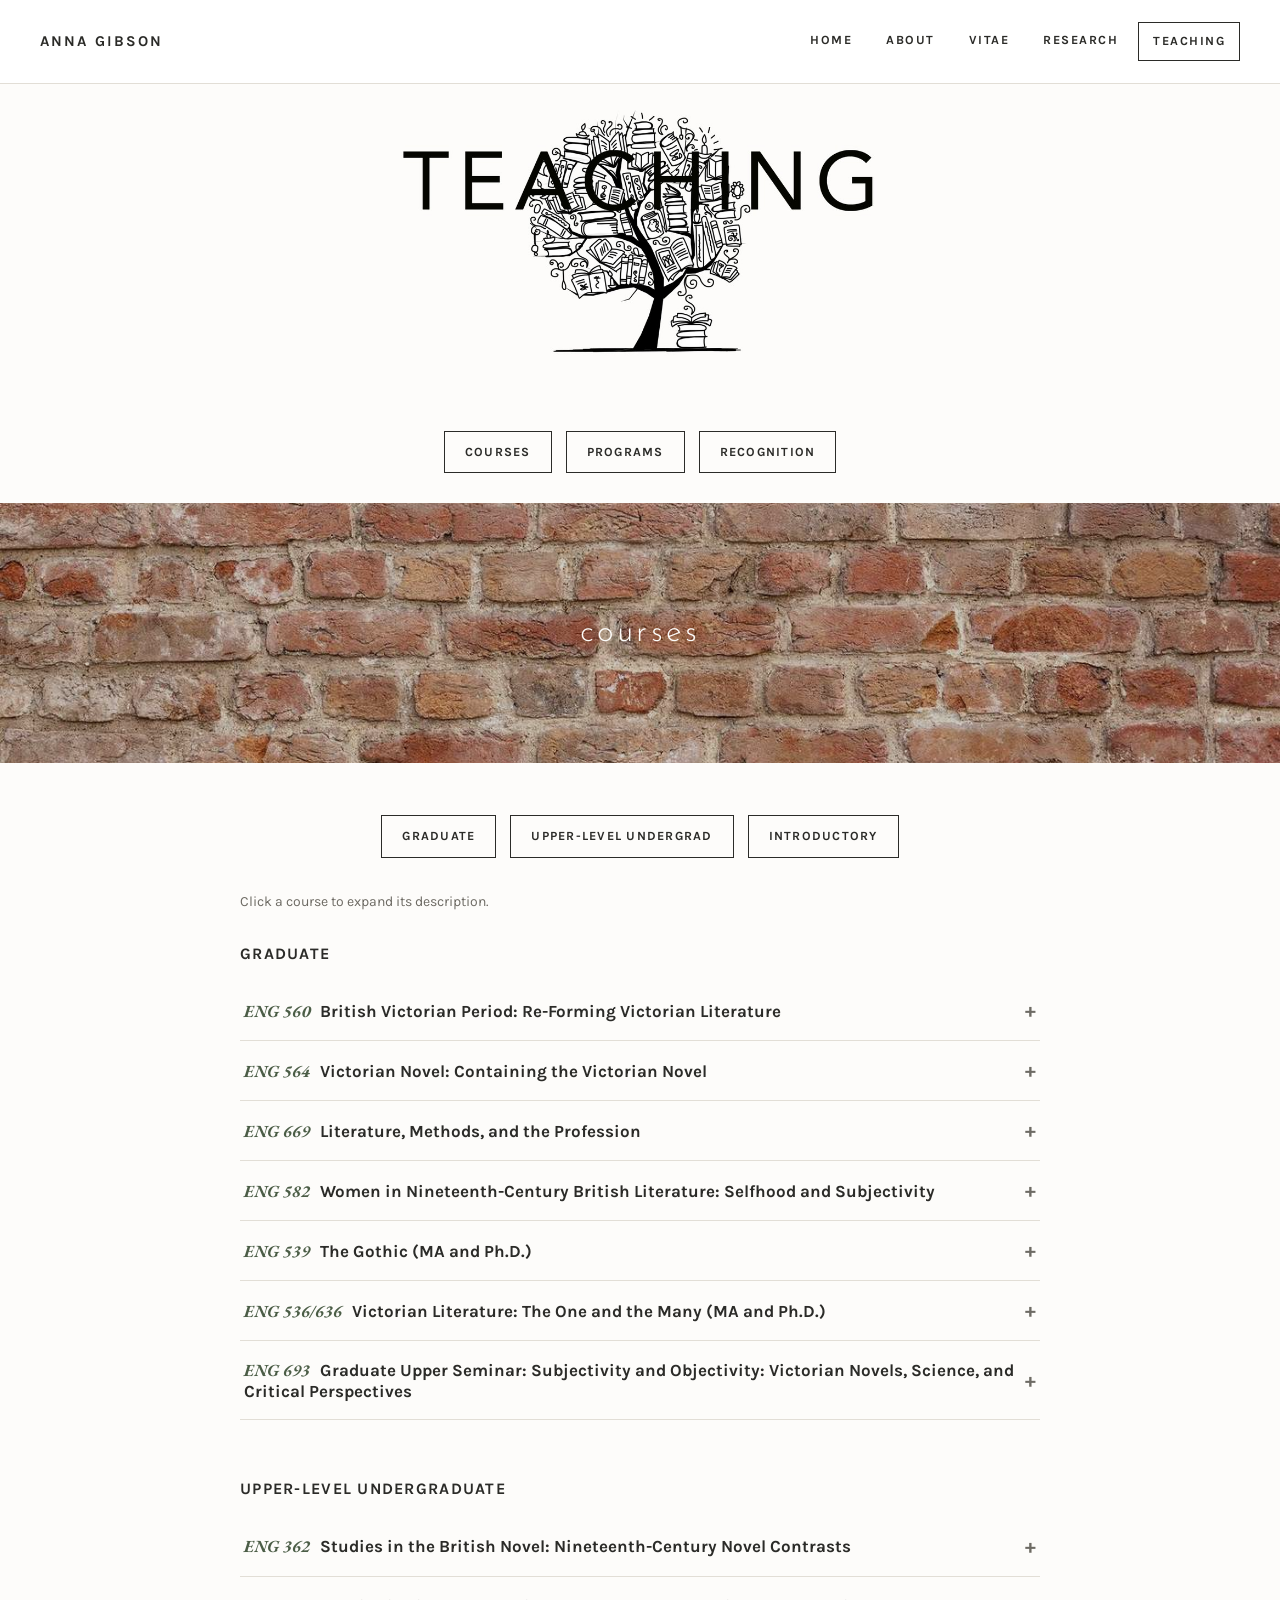
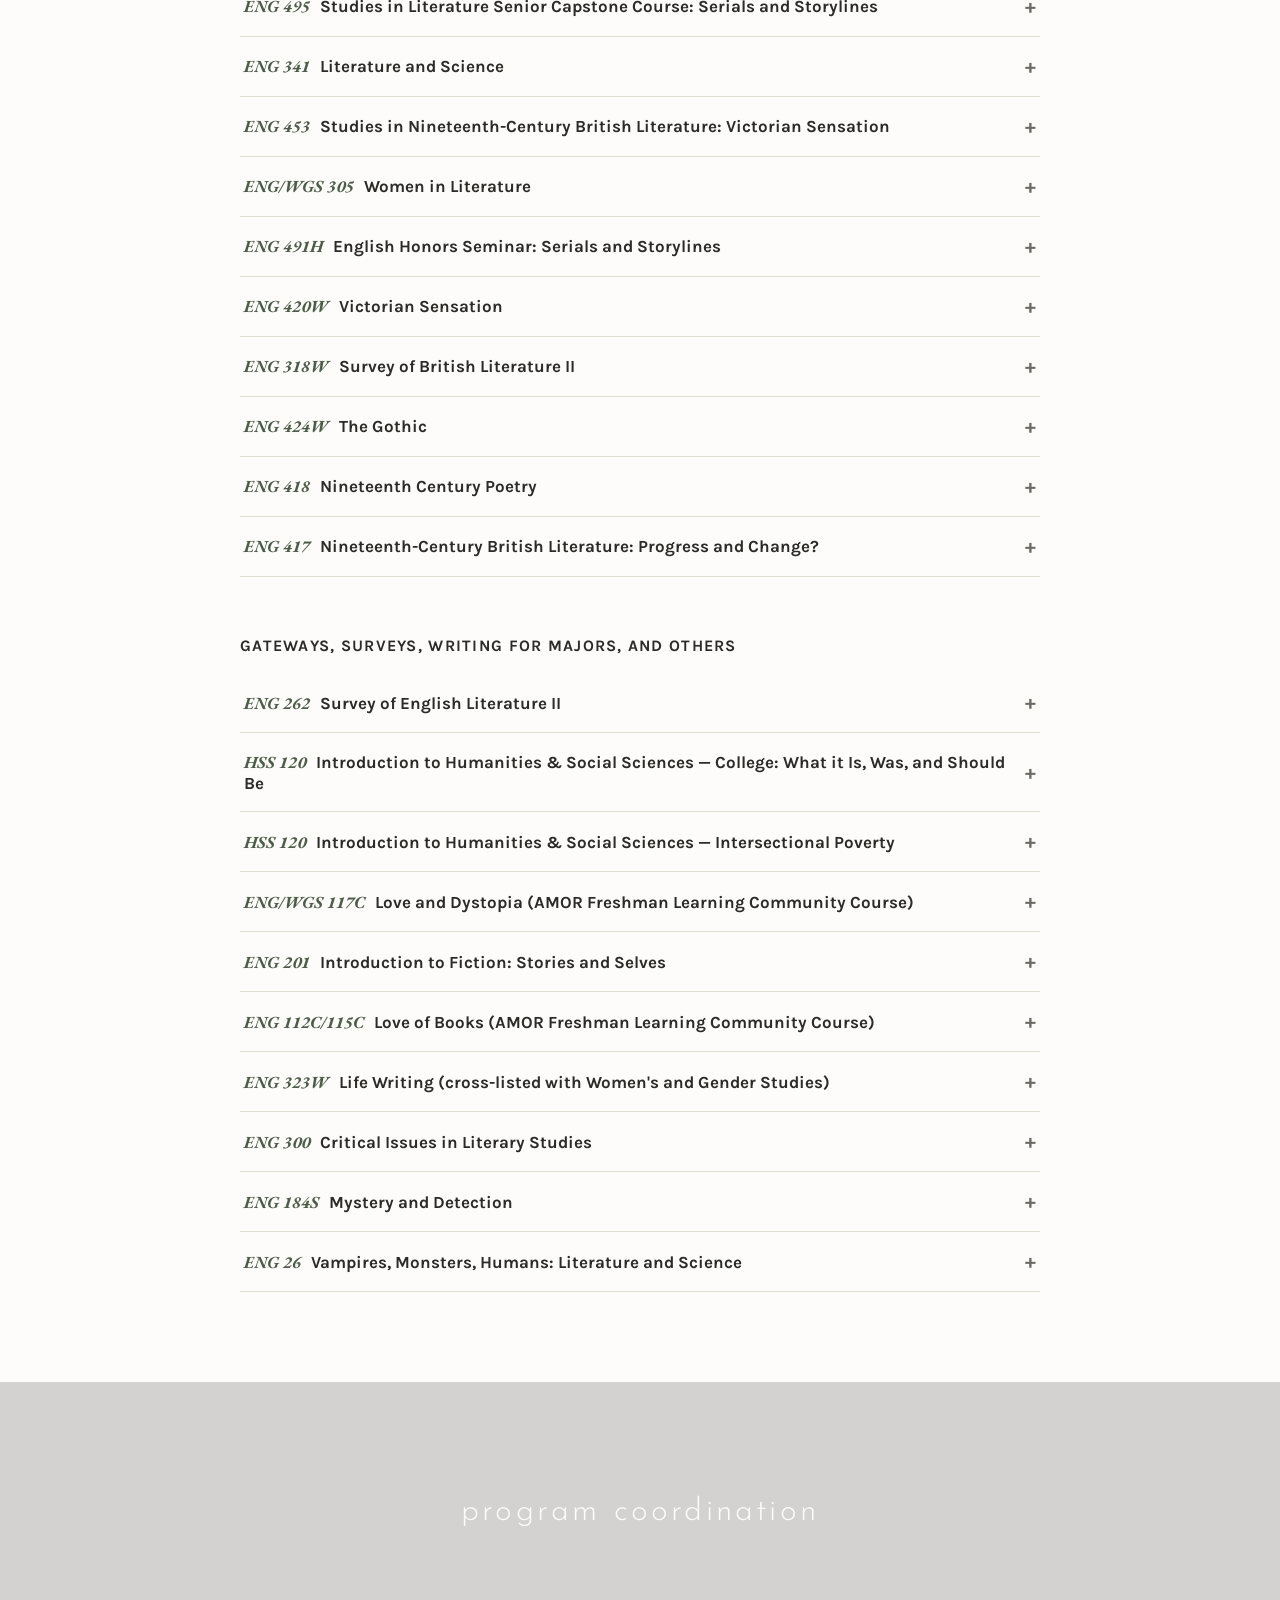
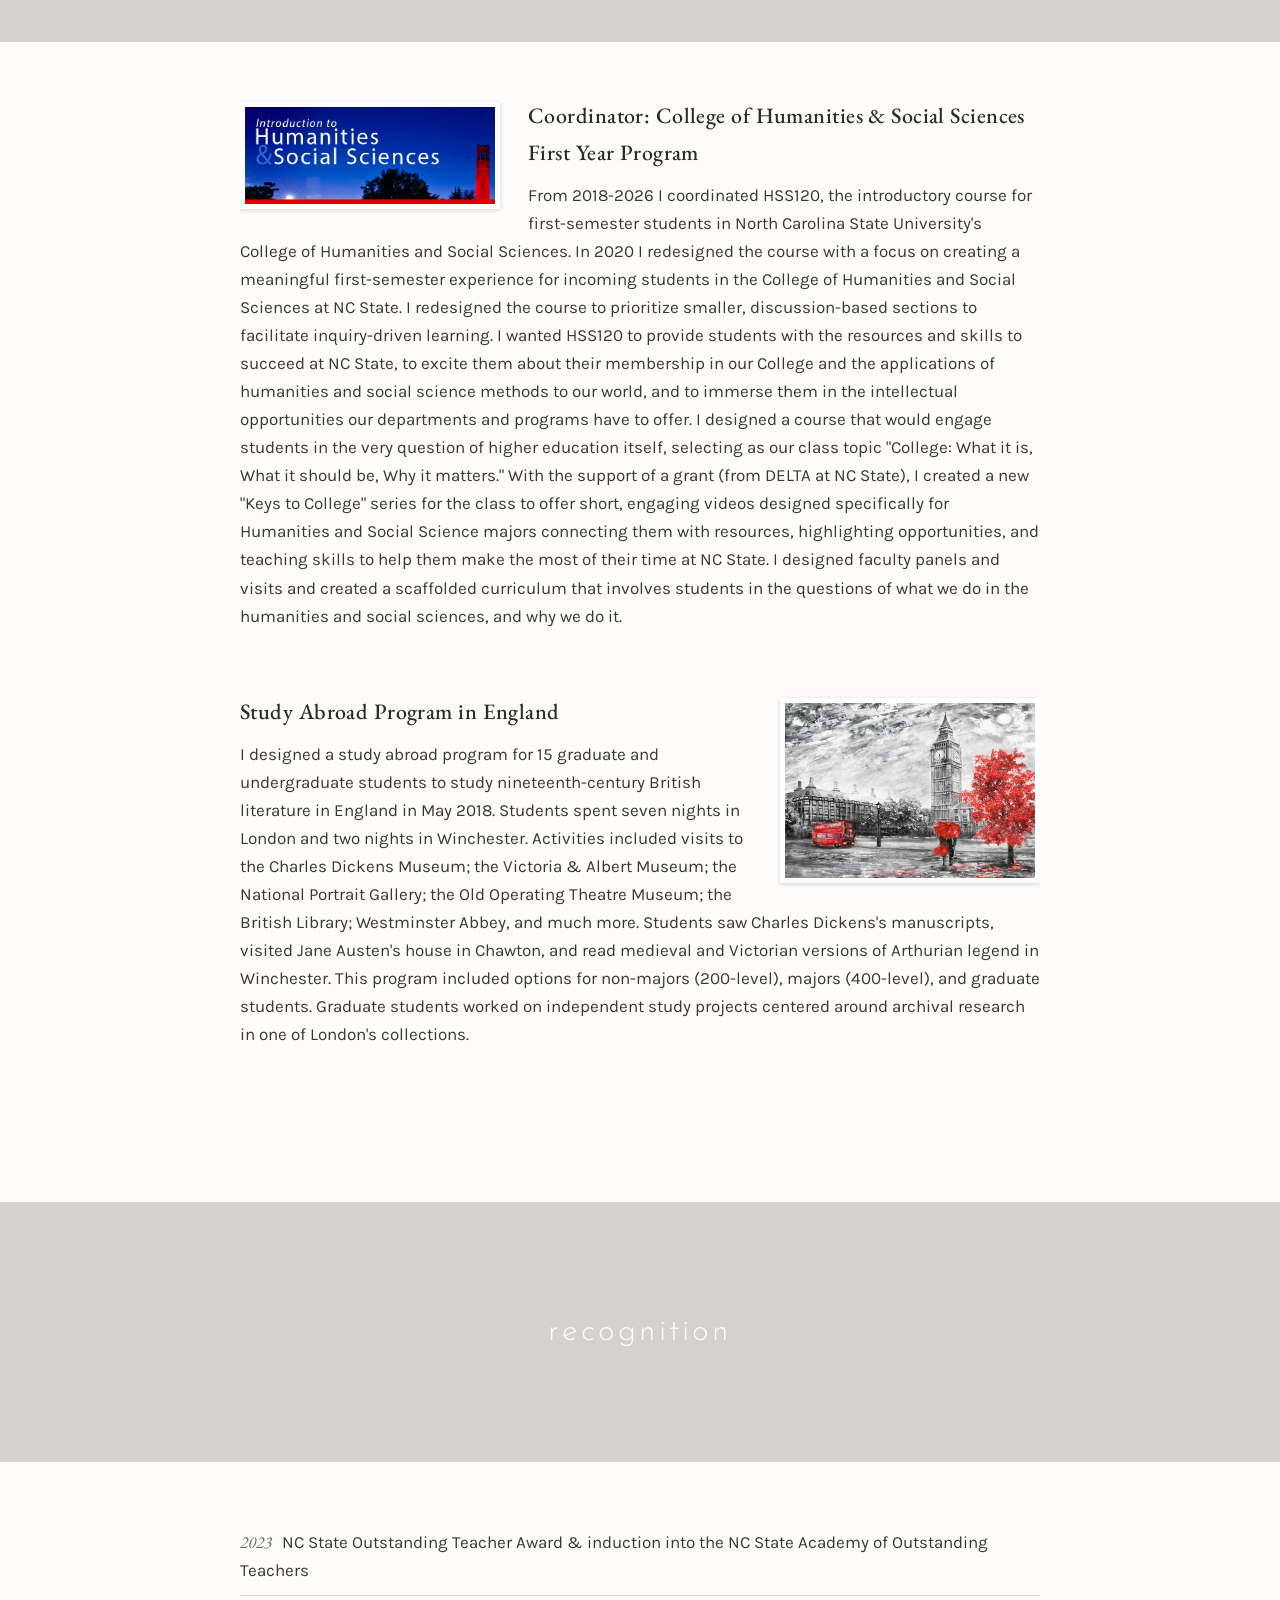
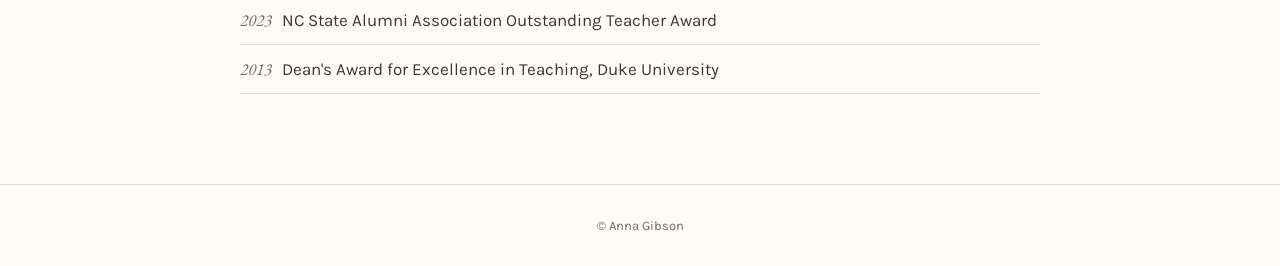
<file: teaching.html>
<!DOCTYPE html>
<html lang="en">
<head>
<meta charset="UTF-8">
<meta name="viewport" content="width=device-width, initial-scale=1.0">
<title>Anna Gibson | Teaching</title>
<link rel="preconnect" href="https://fonts.googleapis.com">
<link href="https://fonts.googleapis.com/css2?family=EB+Garamond:ital,wght@0,400;0,500;1,400&family=Josefin+Sans:wght@300;400&family=Karla:wght@400;500;700&display=swap" rel="stylesheet">
<link rel="stylesheet" href="style.css">
<link rel="icon" type="image/png" sizes="32x32" href="favicon-32.png">
<link rel="icon" type="image/png" sizes="16x16" href="favicon-16.png">
<link rel="apple-touch-icon" sizes="180x180" href="favicon-180.png">
<link rel="shortcut icon" href="favicon.ico">
</head>
<body>

<nav>
  <a class="site-name" href="index.html">ANNA GIBSON</a>
  <div class="nav-links">
    <a href="index.html">Home</a><a href="about.html">About</a><a href="vitae.html">Vitae</a><a href="research.html">Research</a><a class="current" href="teaching.html">Teaching</a>
  </div>
</nav>
<img class="teaching-title-img" src="images/teaching-banner.jpg" style="width:60%; display:block; margin:0 auto;" alt="Teaching">
  <div class="content" style="padding-top:20px; padding-bottom:20px;">
  <div class="quicklinks">
    <a href="#courses">Courses</a><a href="#programs">Programs</a><a href="#recognition">Recognition</a>
  </div>
</div>

<div class="banner small" id="courses" style="background-image:url('images/courses-banner.jpg')">
  <div class="banner-text"><h2 style="font-size:32px;">Courses</h2></div>
</div>
<div class="content" style="padding-top:20px;">
  <div class="quicklinks">
    <a href="#graduate">Graduate</a><a href="#upper-level">Upper-Level Undergrad</a><a href="#intro">Introductory</a>
  </div>
  <p style="color:var(--muted); font-size:14px; margin-top:32px; margin-bottom:4px;">Click a course to expand its description.</p>

  <p class="subhead first" id="graduate">Graduate</p>
  <div class="course-list"><div class="course-item">
      <button class="course-toggle"><span><span class="num">ENG 560</span>British Victorian Period: Re-Forming Victorian Literature</span><span class="plus">+</span></button>
      <div class="course-desc"><div class="course-desc-inner">NC State University, spring 2025<br><br>What is "Victorian literature"? What does it mean, in our 21st-century present, to study the period of Queen Victoria's reign? Our semester will begin with these questions as we both aim to understand the characteristics of nineteenth-century British literature from the 1830s to the end of the century, and take up recent calls to "undiscipline" the field of Victorian Studies. Such calls have asked us to "move away from narrow versions of disciplinarity" and take a race-conscious approach to literature from a period that consolidated our modern ideas of race (<a href="https://lareviewofbooks.org/article/undisciplining-victorian-studies/">Chatterjee, Christoff, &amp; Wong</a>). This class seeks to "form" and "reform" our ideas of Victorian literature. We will study the function of form in the novel and poetry as it contributes to particular conceptions of selfhood and society; explore how nineteenth-century British texts both formed ideas of the "Victorian" and challenged those ideas through their own attempts at reform; and consider how media in our present imagines or reimagines our understanding of the Victorian past.<br><br>We'll begin by examining our cultural ideas of the Victorian and canonical examples of Victorian literature, with a particular focus on the form of the novel (<em>Jane Eyre</em> and <em>Great Expectations</em>) as it shaped modern conceptions of a (white, liberal) self. We'll move on to an in-depth analysis of four Victorian poems (by Christina Rossetti, Robert Browning, Elizabeth Barrett Browning, and Toro Dutt) that promoted various types of social reform. We will take a frank look at Victorian imperialism and ideas of race (the statue of the Greek Slave in the Great Exhibition, writings by Mary Seacole and Olive Schreiner). And we'll end the semester by considering the phenomena of adaptation and neo-Victorian fiction: how have we reimagined the Victorians in the late twentieth and twenty-first centuries?<br><br>Read the article I wrote about this course for <em>Victorians: A Journal of Culture and Literature</em> <a href="https://muse.jhu.edu/pub/30/article/995128">here</a>.</div></div>
    </div>
    <div class="course-item">
      <button class="course-toggle"><span><span class="num">ENG 564</span>Victorian Novel: Containing the Victorian Novel</span><span class="plus">+</span></button>
      <div class="course-desc"><div class="course-desc-inner">NC State University, spring 2023<br><br>This class uses the concept of "containment" as a springboard for discussions about a series of major works of Victorian novel form. Our guiding questions will include:<ul style="margin:10px 0 0; padding-left:20px;"><li>What gets contained (or not!) in the term "The Victorian Novel"? "Victorian"? How do we contain Victorian novels in generic categories?</li><li>How do Victorian novels explore themes of entrapment, imprisonment, enslavement, social immobility, marital confinement, national/imperial boundaries, and the boundaries of self?</li><li>How does the form of the novel experiment with containment and the boundaries of representation, for instance with frame narratives, serial parts, and the inclusion/exclusion of documents?</li><li>How do issues such as race, gender, and class create spaces of containment and exclusion in these texts?</li><li>How do complex Victorian novels contain so much?!</li><li>What gets contained or excluded in academic discourse around our readings?</li></ul></div></div>
    </div>
    <div class="course-item">
      <button class="course-toggle"><span><span class="num">ENG 669</span>Literature, Methods, and the Profession</span><span class="plus">+</span></button>
      <div class="course-desc"><div class="course-desc-inner">NC State University, fall 2025, fall 2026<br><br>This course initiates students into ways of thinking and practicing in English literary studies. We will explore critical traditions, research methods, and emerging approaches, including literary criticism and theory, globalization, transnationalism, and postcolonialism in literature, together with introductions to cultural studies, rhetoric, composition, film studies, and media studies as they influenced literary criticism and theories. The course also prepares students to begin formulating their own academic and professional pathways with attention to practical considerations of how to become a professional in graduate school. You will become familiar with faculty from the department, develop research plans, and discover resources to start trajectories that include careers in writing, media, and teaching.</div></div>
    </div>
    <div class="course-item">
      <button class="course-toggle"><span><span class="num">ENG 582</span>Women in Nineteenth-Century British Literature: Selfhood and Subjectivity</span><span class="plus">+</span></button>
      <div class="course-desc"><div class="course-desc-inner">NC State University, fall 2021<br><br>In this class we will explore how British novelists and other writers shaped what it meant to be a self in the nineteenth century, and to what extent gender shaped representations of that selfhood for women. Our reading will include some familiar names (e.g., Jane Austen, Charlotte Brontë, George Eliot, Bram Stoker) and some who are perhaps less familiar (e.g. Amy Levy, Olive Schreiner, the anonymous author of <em>The Woman of Colour</em>). We will explore our literary texts in light of nineteenth-century theories of selfhood, the mind, mental health, domestic ideology, and legal personhood in order to understand how these novels contributed to modern theories of identity and individual agency, and we will ask how gender, class, race, ethnicity, and sexuality shaped the Victorians' representations of selfhood and subjectivity.</div></div>
    </div>
    <div class="course-item">
      <button class="course-toggle"><span><span class="num">ENG 539</span>The Gothic (MA and Ph.D.)</span><span class="plus">+</span></button>
      <div class="course-desc"><div class="course-desc-inner">Duquesne University, fall 2016<br><br>How do we account for the popularity and persistence of gothic tropes in the history of the novel? What exactly is the gothic, and what are its cultural and literary functions? These questions will guide our journey into gothic fiction in the late eighteenth and nineteenth centuries in Britain. We will begin with the earliest "gothic story," Horace Walpole's <em>The Mystery of Otranto</em>, and investigate the emergence of gothic fiction out of a medieval past and alongside the birth of the novel. Then we'll consider how the gothic gets domesticated at the beginning of the nineteenth century by writers like Ann Radcliffe and Jane Austen. Our nineteenth-century reading will lead us to investigate the role of the gothic in an era of rationality, individualism, and realism. We'll examine the relationship between gothic and Realism in <em>Wuthering Heights</em>, consider the psychological effects of gothic narratives in Poe and Freud, and explore how gothic tropes and narratives get transformed in sensation stories, detective tales, and medical narratives. We'll finish off the semester with that masterpiece of late-gothic novels, <em>Dracula</em>, and with a brief foray into the future of the gothic with the 2015 movie <em>Crimson Peak</em>.<br><br>Although this course traces a specific literary genre in a specific literary period, it is designed to introduce graduate students interested in a variety of literary fields to questions about genre, the relationship between literature and science, and the capacity of fiction to question and shape the psychological and social characteristics of modern individuals. In asking why an exaggerated version of a pre-modern past congeals as a literary style during a historical period that ostensibly favored realism, rationalism, and reform, we will be engaging in discussions about historicism, literary form, psychology, interdisciplinary, and the relationship between individuals and their complex social, evolutionary, and cultural milieus. Students will give brief presentations, develop a final paper with opportunities for feedback, and present a shortened version of their work in a mini-conference at the end of the semester.</div></div>
    </div>
    <div class="course-item">
      <button class="course-toggle"><span><span class="num">ENG 536/636</span>Victorian Literature: The One and the Many (MA and Ph.D.)</span><span class="plus">+</span></button>
      <div class="course-desc"><div class="course-desc-inner">Duquesne University, spring 2016<br><br>This graduate class will introduce you to many of the key features of Victorian literature, with a particular focus on the major literary forms of the period (including the multiplot novel, the dramatic monologue, serial installments, and sensation and detective fiction). Our subtitle – "the one and the many" – ties together many of the texts we will be reading this semester. Consequently, our questions might include the following: What is the relationship between the individual and society in Victorian literature? Is the individual conceived as one contained self or as many interrelated components? How do we understand a whole text or a single installment in relation to a novel's many serial parts? How do the plots of a multiplot novel relate to one another? How does this era consider its relationship to an increasingly expanding evolutionary past?<br><br>Our reading method in this class will be a little unusual. We will begin the semester in the 1840s with Charlotte Brontë's <em>Jane Eyre</em> and Robert Browning's dramatic monologues and end the semester in the 1890s with science fiction. In the middle, we will read like the Victorians: serially. Our central texts will be George Eliot's <em>Middlemarch</em> and a Wilkie Collins sensation novel (<em>The Woman in White</em> or <em>The Moonstone</em>, depending on the class's preference). We will read both novels in installments simultaneously, along with some short excerpts from contextual non-fiction from the period, contemporary reviews, and critical pieces. Along the way, we will reflect upon the experience of serial reading, evaluating how attention to publication and reception impacts our understanding of literary form.<br><br>You will write regular reading responses, present on a contextual topic related to the course material, and write a final paper of 15-20 pages. We will dedicate one class towards the end of the semester to a "mini conference," in which you will each present a short conference-style version of / section from your final project to receive feedback on your work-in-progress from the class.</div></div>
    </div>
    <div class="course-item">
      <button class="course-toggle"><span><span class="num">ENG 693</span>Graduate Upper Seminar: Subjectivity and Objectivity: Victorian Novels, Science, and Critical Perspectives</span><span class="plus">+</span></button>
      <div class="course-desc"><div class="course-desc-inner">Duquesne University, fall 2014<br><br>In this seminar we will explore the role of perspective – in particular the relationship between subjectivity and objectivity – in Victorian literature and in our own critical work. Our approach will be threefold. First and foremost, we will consider how and to what effect Victorian novels use narrative perspectives – omniscience, the first-person, multiple narrators – to experiment with ways of constructing human subjectivity. Secondly, alongside these novels we will look at how Victorian scientific and cultural theorists thought about the relationship between objective, detached knowledge and subjective, bodily sensation. Finally, we will reflect upon our own critical practices of detachment and attachment, distance and closeness, in literary study. We will explore theories of distance and totality offered by writers as different as Georg Lukács, Michel Foucault, and Franco Moretti, and we will consider alternatives to critical distance imagined by Michel de Certeau, affect theorists, and Victorian literary critics themselves. This seminar requires active engagement from all participants in our discussions, and you will build up a research project in stages. Upper-level graduate seminar for Ph.D. students and second-year MA students only.</div></div>
    </div>
  </div>

  <p class="subhead" id="upper-level">Upper-Level Undergraduate</p>
  <div class="course-list"><div class="course-item">
      <button class="course-toggle"><span><span class="num">ENG 362</span>Studies in the British Novel: Nineteenth-Century Novel Contrasts</span><span class="plus">+</span></button>
      <div class="course-desc"><div class="course-desc-inner">NC State University, fall 2024<br><br>This course will introduce you to the British novel in the nineteenth century by examining a series of pairings and oppositions in and between novels by authors including Jane Austen, Emily Brontë, Elizabeth Gaskell, Charles Dickens, and Robert Louis Stevenson. We'll consider how contrasts between opposing forces or categories function as the central tropes of our novels, from the pairing that structures the title of <em>Pride and Prejudice</em> to the geographical opposition of <em>North and South</em>, and from the uncanny repetitions of <em>Wuthering Heights</em> to the split personality of <em>The Strange Case of Dr Jekyll and Mr Hyde</em>. We will also ask what it means to craft our own juxtapositions between these novels, for instance by reading the anonymous <em>The Woman of Color</em> in response to Austen's marriage plot. As we explore the doublings and repetitions, the collisions and comparisons, that these novels generate, we'll consider the nineteenth-century contexts that underpin them: empire and race; industrialization, urbanization, and environmental change; class and poverty; and changing gender roles.</div></div>
    </div>
    <div class="course-item">
      <button class="course-toggle"><span><span class="num">ENG 495</span>Studies in Literature Senior Capstone Course: Serials and Storylines</span><span class="plus">+</span></button>
      <div class="course-desc"><div class="course-desc-inner">NC State University, spring 2024<br><br>Ours is a culture of serial storytelling. Whether it's the television shows we're hooked on, the podcasts we listen to, the interactive video games we immerse ourselves in, or the book series we love, so many of the stories we enjoy today are told in parts. But how do we approach these serial texts as literary critics when we are so used to discussing texts as "whole" forms? In this class we will take up this and other questions related to seriality by investigating the history and conventions of serial and multiplot storytelling. We will spend most of our time in the heyday of serial fiction: the Victorian era. But we'll journey all the way back to early story cycles like <em>One Thousand and One Nights</em>, in which sequential storytelling is nothing short of life-saving, and we'll finish in the present moment with TV shows and graphic stories. Along the way, you will experience what it was like to be a Victorian reader consuming one of the most popular serial detective novels of the day, Wilkie Collins's <em>The Woman in White</em>, in parts over many weeks. We will spend some time with the most famous serial novelist, Charles Dickens, by reading his unfinished <em>The Mystery of Edwin Drood</em> alongside the notes he kept for himself as he wrote the first few installments of the novel. Projects will include a final paper and a collaborative application of your learning about serial form to your own serial narrative.<br><br>Questions we will be asking this semester might include: How do the plots and parts of serial stories relate to one another and to the notion of a "whole text"? What role do theories of reading and technologies of production play in the history of serial storytelling? What is the relationship between serial storytelling and the history of mystery and detection as genres? Do our theories of serial narrative change when we move from one medium (e.g. serial novel) to another (e.g. television series)? What can attention to seriality teach us about narrative form in general? <a href="https://docs.google.com/document/d/1Injv2gDTUGLYmA4pZFE2aglvKKzg9Gy7rZXNsnQ3dtE/edit?usp=sharing">Edwin Drood Assignment</a> · <a href="https://docs.google.com/document/d/1M-_Nnc081gIw7aSBMqkCqgnht7hJRUYh7Sor8vWVN7g/edit?usp=sharing">Group Serial Project</a></div></div>
    </div>
    <div class="course-item">
      <button class="course-toggle"><span><span class="num">ENG 341</span>Literature and Science</span><span class="plus">+</span></button>
      <div class="course-desc"><div class="course-desc-inner">NC State University, spring 2019, spring 2023<br><br>We are used to thinking about science and literature as two separate "cultures" with contrasting approaches to the central questions of human existence. But was it always this way? And what happens when we put literature and science into conversation with one another? This will be our task this semester as we examine the imaginative potentials, social repercussions, and interdisciplinary mixing of literature and science from the sixteenth century to the present. Our focus will be the period between the early nineteenth century, when we begin to see the establishment of scientific disciplines, and the mid-twentieth century, when English physicist and novelist C.P. Snow famously lamented the dangerous split between science and literary life. In this class we will read primary sources from scientific writers alongside literary texts, examining how different historical contexts produce new connections between the literary and the scientific disciplines. Our scientific readings will draw from a range of scientific disciplines, but we will focus most of our attention on the development of a scientific theory that continues to spark debate today: evolution. Authors will include Margaret Cavendish, Erasmus Darwin, Mary Shelley, Alfred Tennyson, Charles Darwin, Thomas Hardy, H.G. Wells, Francis Galton, Aldous Huxley, and Ted Chiang. No prior scientific/technical knowledge is required.</div></div>
    </div>
    <div class="course-item">
      <button class="course-toggle"><span><span class="num">ENG 453</span>Studies in Nineteenth-Century British Literature: Victorian Sensation</span><span class="plus">+</span></button>
      <div class="course-desc"><div class="course-desc-inner">NC State University, fall 2022<br><br>In this course we will investigate a peculiar Victorian phenomenon: sensation. At the heart of our syllabus will be the genre from the 1860s and 70s that came to be known as "sensation fiction," epitomized by novels like Mary Elizabeth Braddon's <em>Lady Audley's Secret</em> and Wilkie Collins's <em>The Moonstone</em>. Full of intrigue adapted from popular trials and news, these page-turners focused on adultery, madness, theft, murder, or intrigue, and it is perhaps no surprise that they were some of the earliest detective stories. But while we focus on these fictional "sensation" stories and the public response that surrounded them, we will also investigate just what "sensation" in the Victorian era has to do with both bodily sensation and popular interest and excitement. We will consider Victorian psychology's take on the relationship between mind and body and ask what light this can shine on the fiction we read, and we will discuss that way particular bodies were marked as racially "other," unstable, or otherwise sensationally different. We will learn about sensations in the British media in the second half of the nineteenth century, which will take us from the excitement surrounding the Great Exhibition of 1851 to the rise of photography, and from coverage of the "Jack-the-Ripper" murders to the trial of Oscar Wilde at the end of the century. In addition to a final research project, you will take charge of "curating" a sensational event or object from the Victorian era. <a href="https://victoriansensation.annagibson.com/">Class Exhibit</a></div></div>
    </div>
    <div class="course-item">
      <button class="course-toggle"><span><span class="num">ENG/WGS 305</span>Women in Literature</span><span class="plus">+</span></button>
      <div class="course-desc"><div class="course-desc-inner">NC State University, spring 2021<br><br>In this class we will explore women's literature, and women in literature, from the nineteenth century to the present by using as our thematic focus the idea of home. Our broad theme will allow us to explore how texts from a variety of cultural contexts address what it means to be at home (or not at home) in a space, a body, a community, a nation, a social category, a mind. We will consider how our chosen literary texts explore questions about domesticity, entrapment, and marginalization; about belonging, identity, and citizenship; about femininity, privacy, and secrecy; about safety, comfort, and stability. We will explore the topic of gender as it intersects with sex, sexuality, race, ethnicity, age, class, citizenship, and mental health. Authors will include: Charlotte Brontë, Virginia Woolf, Charlotte Perkins Gilman, Kate Chopin, Alice Walker, Audre Lorde, Lucille Clifton, Sandra Cisneros, Margaret Atwood, Yaa Ngasi, and Beyoncé. The course will meet synchronously over Zoom and include asynchronous work on Moodle. <a href="https://docs.google.com/document/d/1NEY1XzdqS_VnrmZ5DWLOObHNXffCfATrdQfY4nTSqhY/edit?usp=sharing">Final Project</a></div></div>
    </div>
    <div class="course-item">
      <button class="course-toggle"><span><span class="num">ENG 491H</span>English Honors Seminar: Serials and Storylines</span><span class="plus">+</span></button>
      <div class="course-desc"><div class="course-desc-inner">NC State University, spring 2020<br><br>Ours is a culture of serial storytelling. Whether it's the television shows we're hooked on, the podcasts we listen to, the interactive video games we immerse ourselves in, or the book series we love, so many of the stories we enjoy today are told in parts. But how do we approach these serial texts as literary critics when we are so used to discussing texts as "whole" forms? In this class we will take up this and other questions related to seriality by investigating the history and conventions of serial and multiplot storytelling. We will spend most of our time in the heyday of serial fiction: the Victorian era. But we'll journey all the way back to early story cycles like <em>One Thousand and One Nights</em>, in which sequential storytelling is nothing short of life-saving, and we'll finish in the present moment with television shows and a contemporary novel-in-stories that examines the strange sequences and cycles that structure our world (Yaa Gyasi's <em>Homegoing</em>). Along the way, you will experience what it was like to be a Victorian reader consuming one of the most popular serial detective novels of the day, Wilkie Collins's <em>The Woman in White</em>, in parts over many weeks. We will spend some time with the most famous serial novelist, Charles Dickens, by reading his masterpiece <em>Bleak House</em> alongside the notes he kept for himself as he wrote the novel over 19 months. In addition to writing a final research paper, you will contribute to an ongoing research project on Dickens's working notes by making your own set of annotations on a single serial installment, and you will work with a small group to create a project on a popular serial narrative (television show, podcast, film series, book series, graphic novel, video game, etc.) of your choice. Questions we will be asking this semester might include: How do the plots and parts of serial stories relate to one another and to the notion of a "whole text"? What role do theories of reading and technologies of production play in the history of serial storytelling? What is the relationship between serial storytelling and the history of mystery and detection as genres? Do our theories of serial narrative change when we move from one medium (e.g. serial novel) to another (e.g. television series)? What can attention to seriality teach us about narrative form in general? <a href="https://bleakhouse.wordpress.ncsu.edu/">Bleak House Annotation Project</a></div></div>
    </div>
    <div class="course-item">
      <button class="course-toggle"><span><span class="num">ENG 420W</span>Victorian Sensation</span><span class="plus">+</span></button>
      <div class="course-desc"><div class="course-desc-inner">Duquesne University, fall 2017<br><br>In this course we will investigate a peculiar Victorian phenomenon: sensation! At the heart of our syllabus will be the genre of fiction that came to be known in the 1860s and 70s as "sensation fiction," epitomized by Wilkie Collins's <em>The Woman in White</em> and Mary Elizabeth Braddon's <em>Lady Audley Secret</em>. Full of intrigue adapted from popular trials and news, these page-turners focused on adultery, madness, murder, or intrigue, and it is perhaps no surprise that they were some of the earliest detective stories. But while we focus on these fictional "sensation" stories and the public response that surrounded them, we will also investigate just what "sensation" in the Victorian era has to do with both bodily sensation and popular interest and excitement. We will consider the relationship between mind and body in Victorian psychology and ask what light this might shed on with the fiction we read. And we will learn about sensations in the British media in the second half of the nineteenth century, which will take us from the excitement surrounding the Great Exhibition of 1851 to the rise of photography, and from coverage of the "Jack the Ripper" murders to the trial of Oscar Wilde at the end of the century. In addition to our sensational texts, we will also read canonical fiction by George Eliot ("The Lifted Veil"), Arthur Conan Doyle ("A Study in Scarlet"), and Wilde himself (<em>The Picture of Dorian Gray</em>). You will have two main assignments in this class. In addition to a traditional research paper, which you will build up across the second half of the semester with an opportunity for revision based on feedback, you will also take charge of "curating" an event or object from the Victorian era as part of <a href="http://victoriansensation.annagibson.com/">our class Victorian Sensations web exhibit</a>.</div></div>
    </div>
    <div class="course-item">
      <button class="course-toggle"><span><span class="num">ENG 318W</span>Survey of British Literature II</span><span class="plus">+</span></button>
      <div class="course-desc"><div class="course-desc-inner">Duquesne University, spring 2015 &amp; spring 2017<br><br>This course will survey British literature in the major genres (poetry, essay, novel, and drama) from the late eighteenth century to the mid twentieth century, with a particular focus on how writers across this period explore the relationship between self and world. In closely reading key individual works, we will study important practices and revisions of literary tradition and form. We will also keep one eye toward writers' common practices to group them into the following literary "movements": Romantic, Victorian, and modernist. Studying the works in the context of these movements will allow us to listen to the writers' conversations—and disagreements—across and within movements and to situate those conversations within the changing landscape of British cultural history. Requirements will include class participation, short papers, a wiki project, an essay, and two exams.</div></div>
    </div>
    <div class="course-item">
      <button class="course-toggle"><span><span class="num">ENG 424W</span>The Gothic</span><span class="plus">+</span></button>
      <div class="course-desc"><div class="course-desc-inner">Duquesne University, fall 2016<br><br>Strange events, gloomy villains, persecuted heroines, crumbling mansions, the occasional vampire – these are the tropes we tend to associate with gothic fiction. But what exactly is the gothic, and why was (and is) it so popular? In this class we will be investigating the rise of the gothic from the late eighteenth and into the nineteenth century in Britain, with a brief foray into our twenty-first century future. We'll explore what the gothic is and does, what it has to do with "Realism," and whether fiction can expose dark and hidden aspects of modern psychology and society that we might not otherwise confront. We'll begin our reading with the "first" gothic story, Walpole's <em>The Castle of Otranto</em>; spend a little time with Romantic poets writing about dangerous and persecuted women; and then enter the nineteenth century with Jane Austen's parody of gothic fiction, <em>Northanger Abbey</em>. As we move into the Victorian era we will see how gothic tropes make an appearance on the Yorkshire moors in <em>Wuthering Heights</em>, investigate the psychological horror of Edgar Allan Poe, and look at what happens when the gothic meets science in sensation and detective stories. We'll end the semester with a masterpiece of late-gothic fiction, <em>Dracula</em>, before skipping forward to a modern movie adaptation of gothic romance, <em>Crimson Peak</em>.</div></div>
    </div>
    <div class="course-item">
      <button class="course-toggle"><span><span class="num">ENG 418</span>Nineteenth Century Poetry</span><span class="plus">+</span></button>
      <div class="course-desc"><div class="course-desc-inner">Duquesne University, fall 2015<br><br>"Poets are the unacknowledged legislators of the world." So wrote Percy Shelley in 1821, hopeful about the capacities of poetry to get at the heart of what he called the "spirit of the age." In this class we will explore nature and functions of poetry in the Romantic and Victorian periods of Britain in order to better understand the relationship between poetry and the "spirit of the age." We will read this poetry closely and critically, unpacking its form and considering its aesthetic, social, and even political impacts. How does poetry grapple with everything from imagination to industrialization, from the natural world to the nation state? How do poets craft new ways to think about gender and class in a time of shifting boundaries and new ways to explore the relationship between God and humans in a time of increased skepticism?</div></div>
    </div>
    <div class="course-item">
      <button class="course-toggle"><span><span class="num">ENG 417</span>Nineteenth-Century British Literature: Progress and Change?</span><span class="plus">+</span></button>
      <div class="course-desc"><div class="course-desc-inner">Duquesne University, spring 2015<br><br>This course surveys British literature in the nineteenth-century by focusing on novels, poetry, and prose dealing with progress and change, including works by authors such as William Wordsworth, Mary Shelley, Elizabeth Gaskell, Charles Dickens, Matthew Arnold, Alfred Tennyson, Charles Darwin, and George Eliot. The nineteenth-century has been labeled "The Age of Progress" in Britain; it was a time of massive population growth, industrial and technological advancement, new scientific theories, imperial expansion, and rapid cultural change. By examining the literature of this period, we explore just what "progress" meant in the Romantic and Victorian periods. What, or who, was excluded from this progressive history? This engages us in questions about gender, class, imperialism, science, religion, and art.</div></div>
    </div>
  </div>

  <p class="subhead" id="intro">Gateways, Surveys, Writing for Majors, and Others</p>
  <div class="course-list"><div class="course-item">
      <button class="course-toggle"><span><span class="num">ENG 262</span>Survey of English Literature II</span><span class="plus">+</span></button>
      <div class="course-desc"><div class="course-desc-inner">NC State University<br>In-person: spring 2019, spring 2020, spring 2022<br>Online: summer 2020, fall 2020, summer I 2021, spring 2023, summer 2023, fall 2023, spring 2024, summer 2024, spring 2025, summer 2025<br><br>This survey of English literature begins in the 1790s and brings to the present, taking us on a journey through the poetry, fiction, and prose of major British writers. Along the way we will focus most of our attention on three literary periods: the Romantic, the Victorian, and Twentieth-Century Modernism and Postmodernism. Studying works of literature in the context of these eras will allow us to listen to the writers' conversations and disagreements across and within these literary periods and to situate these conversations within the changing landscape of British cultural history. How did literary texts respond to massive social changes such as industrialization, a growing population, the rise of cities, shifting gender roles and social classes, and two world wars? And how did these texts shape people's experiences of such changes? How did writers across this time period offer new ways of thinking about the relationship between self and world? How do these texts reflect, shape, and/or critique aspects of the social contexts in which they were written, including race, class, gender, nation, empire, and "Britishness"/"Englishness"? We will ask these questions as we read works by William Wordsworth, John Keats, Percy Shelley, Mary Wollstonecraft, Jane Austen, Mary Prince, Charles Dickens, Charlotte Brontë, Christina Rossetti, Alfred Tennyson, Matthew Arnold, Robert Browning, Elizabeth Barrett Browning, W.B. Yeats, T.S. Eliot, James Joyce, Virginia Woolf, W.H. Auden, Jean Rhys, Chinua Achebe, and Warsan Shire.</div></div>
    </div>
    <div class="course-item">
      <button class="course-toggle"><span><span class="num">HSS 120</span>Introduction to Humanities & Social Sciences — College: What it Is, Was, and Should Be</span><span class="plus">+</span></button>
      <div class="course-desc"><div class="course-desc-inner">NC State University College of Humanities &amp; Social Sciences<br>In-person: fall 2021–fall 2025 (two sections each fall, one section each spring)<br>Online asynchronous: fall 2020, spring 2021<br><br>HSS120 class is designed to welcome you to the intellectual life of our College, a community within the larger institution of NC State University. It is designed specifically for entering first-semester students with majors in the Humanities or Social Sciences.<br><br>This course has three goals, each of which we will approach through our topical focus: the social and cultural meanings of American higher education.<br><br>First, HSS-120 will help you identify opportunities and resources at NC State and in our College that will prepare you for rich, fulfilling, and successful college careers. You will reflect on the purposes of higher education in your own life and in society and culture more broadly.<br><br>Second, the class will introduce you to the programs, departments, and intellectual variety within our College. You will learn from faculty members from a variety of humanities and social science disciplines so that you can distinguish between the perspectives and methods of inquiry employed in these disciplines. You will explore the majors, minors, concentrations, and course options available within the college, learning about opportunities both here at NC State and beyond in various career paths.<br><br>Finally, through class discussions, readings, and assignments, you will hone your critical and creative thinking skills as you examine a variety of social and cultural issues surrounding the topic of higher education and apply your learning about different disciplinary approaches to topics of your choosing related to college life.</div></div>
    </div>
    <div class="course-item">
      <button class="course-toggle"><span><span class="num">HSS 120</span>Introduction to Humanities & Social Sciences — Intersectional Poverty</span><span class="plus">+</span></button>
      <div class="course-desc"><div class="course-desc-inner">NC State University College of Humanities &amp; Social Sciences, large lecture course<br>Fall 2018, spring 2019, spring 2020<br><br>HSS-120 is open to first-year entering College of Humanities and Social Sciences majors only. HSS-120 is designed to welcome you into the intellectual life of our College, a community within the larger institution we call NCSU. You will therefore have the opportunity to hear from, and interact with, four different professors in the humanities and social sciences whose research informs our course theme: Poverty and its intersections with other complex social issues (race, gender, religion, education, geography, food insecurity, crime, substance abuse, etc.).<br><br>Scholars from across the humanities and social sciences are interested in the "wicked problems" associated with a complex social issue like poverty, but they approach these problems using different tools and methods developed within their research traditions. HSS-120 will help you see that you're studying with people who are not only teachers, but knowledge creators. You will be reading published, peer-reviewed work by humanists and social scientists from our college, a challenge to which you will rise! By the end, you will understand how professors in different disciplines conduct research.<br><br>The course is also designed to show you how to succeed in college. We'll explore college and university resources, policies and procedures, and address skills for academic, personal, and career success. Through several short, relatively low-stakes assignments, you will learn to identify the types of arguments made by scholars in different disciplines and refine the precision of your own writing. You will be introduced to tools to help you reflect on your own thinking and learning. We will also discuss and make use of the university-wide TH!NK intellectual standards for critical thinking, part of NC State's effort to enhance students' critical and creative thinking skills. As the course proceeds, you will become adept at using the intellectual standards for critical and creative thinking in evaluating the work of others.</div></div>
    </div>
    <div class="course-item">
      <button class="course-toggle"><span><span class="num">ENG/WGS 117C</span>Love and Dystopia (AMOR Freshman Learning Community Course)</span><span class="plus">+</span></button>
      <div class="course-desc"><div class="course-desc-inner">Duquesne University, fall 2017<br><br>In this class we will explore fiction that images how love suffers, survives, and even flourishes in dystopian worlds. Our readings each create fictional worlds that are strangely like our own but amplify the worst possibilities for our societies, economies, institutions, and environments. In each case we will ask what happens to love—sex; romance; love between friends and family; love for nation and creed; and love for objects and places—in a world that seems hostile and frightening. Many of the dystopias we will encounter in this class amplify the way our social and institutional structures treat and shape identities, communities, and relationships. We will read and watch a range of stories in this class, from classic dystopian fiction to more recent young adult and children's stories. Throughout the class we will examine how dystopian fictions interrogate our contemporary responses to gender, class, race, sexuality, and disability. </div></div>
    </div>
    <div class="course-item">
      <button class="course-toggle"><span><span class="num">ENG 201</span>Introduction to Fiction: Stories and Selves</span><span class="plus">+</span></button>
      <div class="course-desc"><div class="course-desc-inner">Duquesne University, fall 2014, spring 2016, spring 2017<br><br>"We tell ourselves stories in order to live," Joan Didion tells us. What does this mean? Is storytelling and fiction a part of who we are as humans? Do books make us better people? What role has fiction played in our understanding of ourselves as humans, individuals, citizens? These are some of the questions we will ask as we begin our conversation about how fiction works, why we read it, and how it shapes our understanding of human selves. We will consider whether science can explain storytelling, investigate the art of the short story, explore the personal and critical ways in which we can respond to fiction, and evaluate the role of the novel in telling stories about identity. We will also discuss reading for pleasure, and you will get to vote in groups on a "guilty pleasure" read. Our reading journey will begin with children's literature and short stories (by Poe, Jewett, Marquez, Baldwin, and Atwood) and continue with two novels (Mary Shelley's <em>Frankenstein</em> and Kazuo Ishiguro's <em>Never Let Me Go</em>) and two films. Assignments will include short written responses, two exams, and a final group project. </div></div>
    </div>
    <div class="course-item">
      <button class="course-toggle"><span><span class="num">ENG 112C/115C</span>Love of Books (AMOR Freshman Learning Community Course)</span><span class="plus">+</span></button>
      <div class="course-desc"><div class="course-desc-inner">Duquesne University, spring 2015 &amp; fall 2016<br><br>Why do we read books? Why and how do we love (or hate) books? And how can we use books as tools for social justice? AMOR students will explore these questions as we investigate the cultural meaning of books, from criticism to celebration and from book collecting to book burning. We will discuss popularity, "relatability," critical interpretation, and the difference between reading for fun and literary criticism. We will delve into some book history, consider the impact of technology on books and reading, and discuss access to books. A central component of this class will be how books function in the face of violence and oppression. We will read Ray Bradbury's <em>Fahrenheit 451</em>, <em>The Narrative of Frederick Douglass</em>, and Azar Nafisi's <em>Reading Lolita in Tehran</em> to examine the relationships between reading, love, and violence, and we will also work with Book'Em, an organization in Pittsburgh that sends books to prisoners throughout Pennsylvania.</div></div>
    </div>
    <div class="course-item">
      <button class="course-toggle"><span><span class="num">ENG 323W</span>Life Writing (cross-listed with Women's and Gender Studies)</span><span class="plus">+</span></button>
      <div class="course-desc"><div class="course-desc-inner">Duquesne University, fall 2015<br><br>In this course we will explore the genre of life writing in theory and in practice. We will consider how writers construct the story of a life or a life experience and how we tell stories about ourselves. How do we use writing to construct our own or other people's identities? How are these stories affected by place and relationships or by gender, sexuality, race, nationality, and/or social status? How true are these stories, and how do we evaluate the relationship between storytelling and truth? We will read a range of life writing genres. Your assignments in this class will be both critical and creative. You will keep a portfolio of short writing assignments, including journals, short memoir pieces, and responses to our reading, and you will write one critical essay and one longer piece of life writing. We will regularly workshop our writing together in class, and you will have opportunities to revise your writing.</div></div>
    </div>
    <div class="course-item">
      <button class="course-toggle"><span><span class="num">ENG 300</span>Critical Issues in Literary Studies</span><span class="plus">+</span></button>
      <div class="course-desc"><div class="course-desc-inner">Duquesne University, spring 2015<br><br>This course is designed to introduce students to the practices of literary criticism. Students engage in close analysis of primary literary texts; discuss and research a text's historical and cultural contexts; and examine a range of scholarly approaches to a text. We also spend time learning how to use print and electronic resources available to literary scholars. As we grasp the practices of literary scholarship and try our hands at different approaches, we also reflect upon the purposes and goals of literary study. In addition to keeping a reading response "notebook," students join the scholarly conversation with other literary critics by proposing, researching, drafting, and revising their own research paper in order to develop the skills they will need for the English major: interpretive reading, critical thinking, research, and writing.</div></div>
    </div>
    <div class="course-item">
      <button class="course-toggle"><span><span class="num">ENG 184S</span>Mystery and Detection</span><span class="plus">+</span></button>
      <div class="course-desc"><div class="course-desc-inner">Duke University, fall 2012 (English major survey from Sophocles to Chandler)<br><br>Does literature make detectives of us? Are all literary works mysteries?<br><br>We will begin with these questions as we make our way from Greek tragedy (<em>Oedipus Rex</em>) to 21st-century popular television (<em>Lost</em>), dipping into some canonical texts (<em>Twelfth Night</em>, <em>Jane Eyre</em>) and classic mystery stories (from Sherlock Holmes to Agatha Christie) along the way. As we journey through a series of works we just can't put down (or switch off), we will consider how stories keep us "hooked" by carefully controlling our access to knowledge and meaning. Our reading will take us through several centuries, but we will pause as the detective story emerges in Britain and the US in the nineteenth century so that we can understand the formation of this genre in relation to a longer history of literary mystery and discovery. As we encounter a range of intriguing plots and narrative twists, we'll be asking:<br><br><em>What is so appealing about narratives that hide knowledge from us?</em><br>We will explore the role of mystery in narrative and investigate the common narrative threads that run through plays, stories, novels, and movies produced centuries and continents apart.<br><br><em>What kind of knowledge do they hide?</em><br>We will find mistaken identity, criminal behavior, mystery, murder, and intrigue throughout this class, but we will also think about how different time periods and literary forms reimagine what is hidden and dangerous in society. One of our primary tasks will be to understand how mystery narratives try to pin down what are often very slippery identities.<br><br><em>What do we discover? How do we discover it?</em><br>Do we approach a Shakespeare play and a movie differently? Throughout this class we will pay close attention to how we read – the perspectives we bring to these texts and how we find meaning in them.</div></div>
    </div>
    <div class="course-item">
      <button class="course-toggle"><span><span class="num">ENG 26</span>Vampires, Monsters, Humans: Literature and Science</span><span class="plus">+</span></button>
      <div class="course-desc"><div class="course-desc-inner">Duke University, fall 2010 (elective for non-majors)<br><br>This course begins with a creature at the heart of our popular culture – the vampire, the monster, the clone, the inhuman "other" who is not one of us and yet is, at times, unsettlingly like us. We will study a range of texts that deal with the limits of the human, each of which raises questions about just what we mean by "human." What makes us individuals? What makes us different from animals? How do we conceive of identity and difference, self and other? How do we sympathize with others? Our course will be rooted in the nineteenth century, the age not just of <em>Frankenstein</em>'s monster and the blood-thirsty <em>Dracula</em>, but also of Darwinian evolution. What kinds of questions get brought up at the borders of the human in, for example, Victorian texts, and how do these questions differ from the ones asked today? Although we might be studying the freaky and the fantastic, what we are really concerned with in this class is closer to home: what is human? Why is this question so difficult to answer? How do texts across periods and genres approach/answer the question? When science fiction imagines the "other," what becomes of the normative?<br><br>As we pursue these and other related questions through a variety of texts, we will return again and again to the intersections between science and the humanities. What does it mean to study "the human" in a literature class? What kinds of approaches to texts do we need to employ?</div></div>
    </div>
  </div>
</div>

<div class="banner small" id="programs" style="background-image:url('images/programs-banner.jpg')">
  <div class="banner-text"><h2 style="font-size:32px;">Program Coordination</h2></div>
</div>
<div class="content">
  <div class="float-block">
    <img src="images/hss120.jpg" alt="HSS120 banner">
    <h3>Coordinator: College of Humanities &amp; Social Sciences First Year Program</h3>
    <p>From 2018-2026 I coordinated HSS120, the introductory course for first-semester students in North Carolina State University's College of Humanities and Social Sciences. In 2020 I redesigned the course with a focus on creating a meaningful first-semester experience for incoming students in the College of Humanities and Social Sciences at NC State. I redesigned the course to prioritize smaller, discussion-based sections to facilitate inquiry-driven learning. I wanted HSS120 to provide students with the resources and skills to succeed at NC State, to excite them about their membership in our College and the applications of humanities and social science methods to our world, and to immerse them in the intellectual opportunities our departments and programs have to offer. I designed a course that would engage students in the very question of higher education itself, selecting as our class topic "College: What it is, What it should be, Why it matters." With the support of a grant (from DELTA at NC State), I created a new "Keys to College" series for the class to offer short, engaging videos designed specifically for Humanities and Social Science majors connecting them with resources, highlighting opportunities, and teaching skills to help them make the most of their time at NC State. I designed faculty panels and visits and created a scaffolded curriculum that involves students in the questions of what we do in the humanities and social sciences, and why we do it.</p>
  </div>
  <div class="float-block right">
    <img src="images/study-abroad.jpg" alt="Study abroad">
    <h3>Study Abroad Program in England</h3>
    <p>I designed a study abroad program for 15 graduate and undergraduate students to study nineteenth-century British literature in England in May 2018. Students spent seven nights in London and two nights in Winchester. Activities included visits to the Charles Dickens Museum; the Victoria &amp; Albert Museum; the National Portrait Gallery; the Old Operating Theatre Museum; the British Library; Westminster Abbey, and much more. Students saw Charles Dickens's manuscripts, visited Jane Austen's house in Chawton, and read medieval and Victorian versions of Arthurian legend in Winchester. This program included options for non-majors (200-level), majors (400-level), and graduate students. Graduate students worked on independent study projects centered around archival research in one of London's collections.</p>
  </div>
</div>

<div class="banner small" id="recognition" style="background-image:url('images/recognition-banner.jpg')">
  <div class="banner-text"><h2 style="font-size:32px;">Recognition</h2></div>
</div>
<div class="content">
  <ul class="award-list">
    <li><span class="year">2023</span>NC State Outstanding Teacher Award &amp; induction into the NC State Academy of Outstanding Teachers</li>
    <li><span class="year">2023</span>NC State Alumni Association Outstanding Teacher Award</li>
    <li><span class="year">2013</span>Dean's Award for Excellence in Teaching, Duke University</li>
  </ul>
</div>
<footer>© Anna Gibson</footer>

<script>
function setDescHeight(item, descSelector) {
  const desc = item.querySelector(descSelector);
  if (item.classList.contains('open')) {
    desc.style.maxHeight = desc.scrollHeight + 'px';
  } else {
    desc.style.maxHeight = '0px';
  }
}
document.querySelectorAll('.course-toggle').forEach(btn => {
  btn.addEventListener('click', () => {
    const item = btn.parentElement;
    const wasOpen = item.classList.contains('open');
    document.querySelectorAll('.course-item').forEach(i => {
      i.classList.remove('open');
      setDescHeight(i, '.course-desc');
    });
    if (!wasOpen) {
      item.classList.add('open');
      setDescHeight(item, '.course-desc');
    }
  });
});
document.querySelectorAll('.pub-toggle').forEach(btn => {
  btn.addEventListener('click', () => {
    const item = btn.parentElement;
    item.classList.toggle('open');
    setDescHeight(item, '.pub-desc');
  });
});
</script>
</body>
</html>
</file>
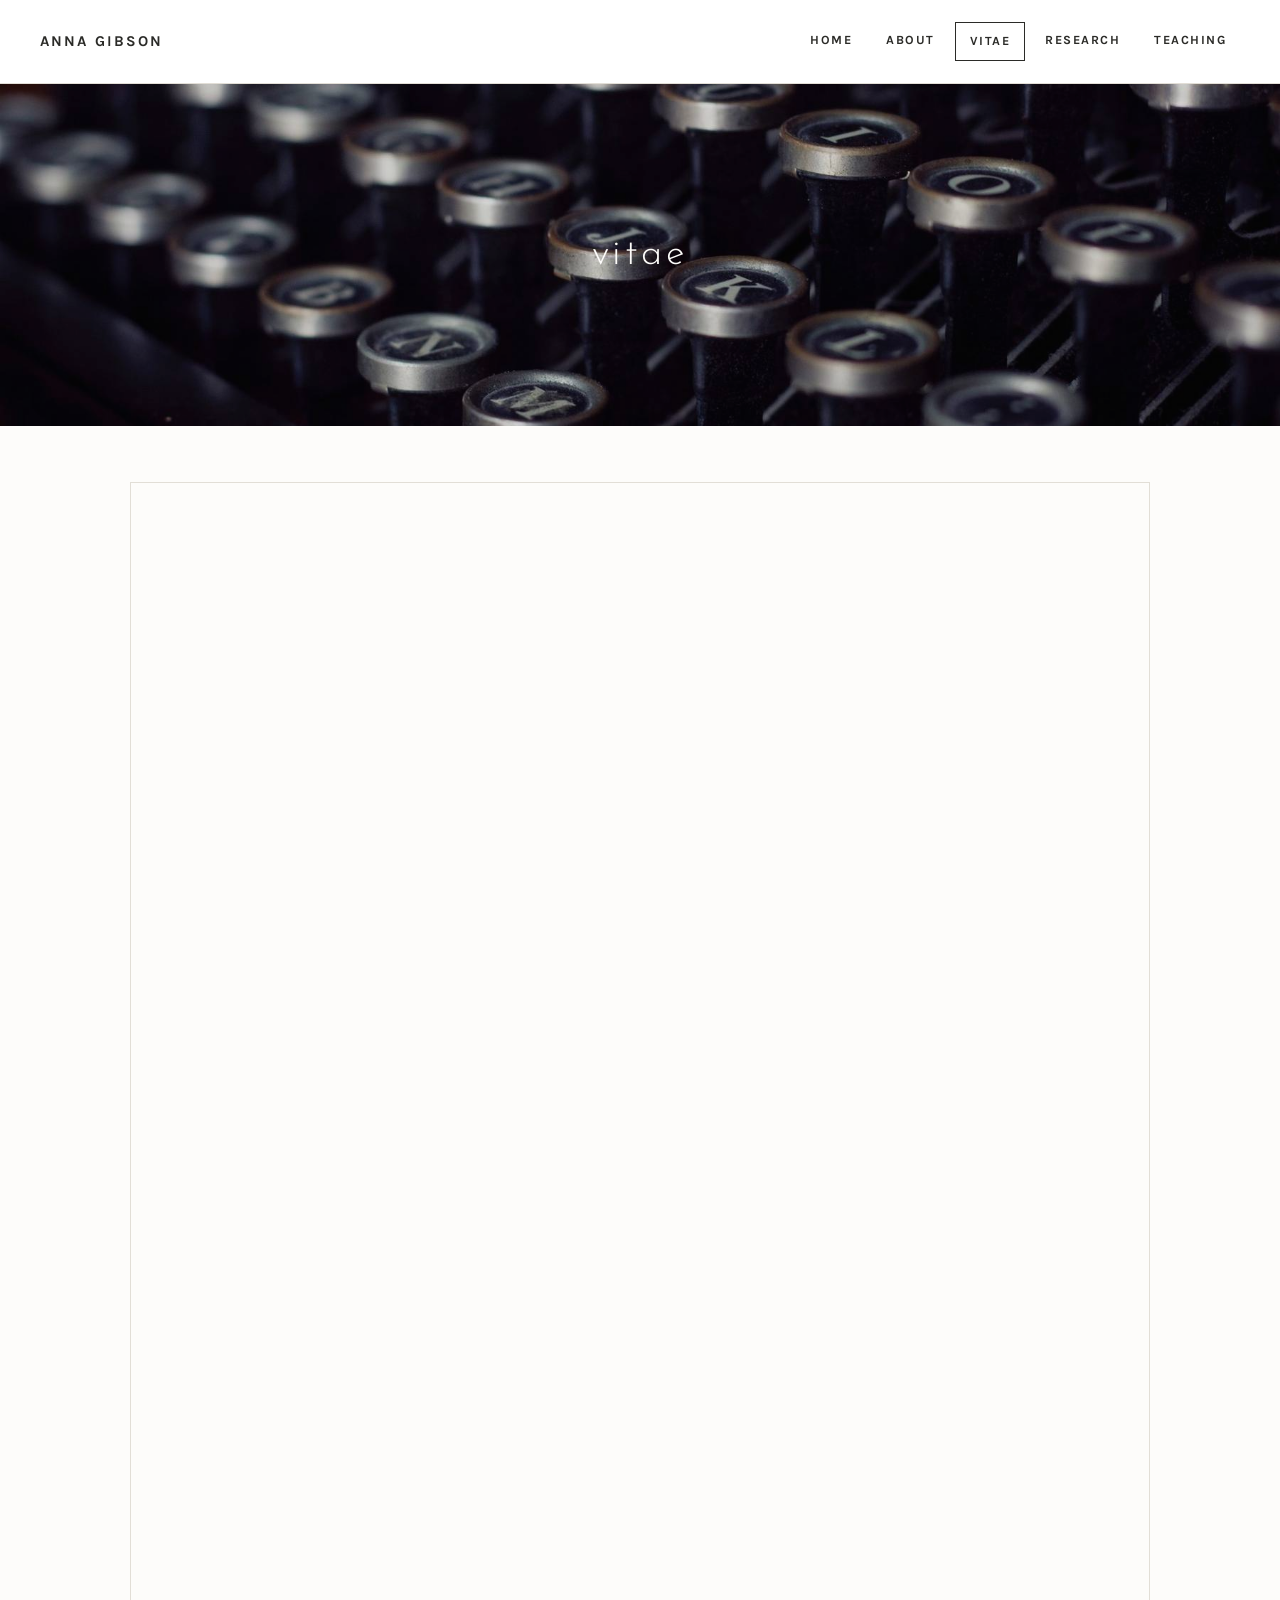
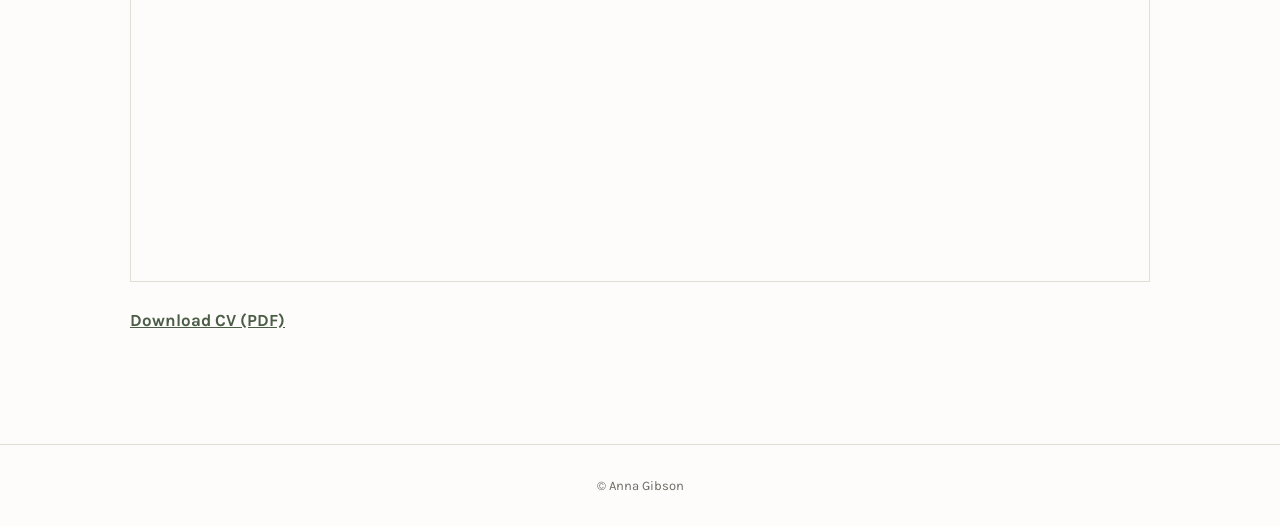
<file: vitae.html>
<!DOCTYPE html>
<html lang="en">
<head>
<meta charset="UTF-8">
<meta name="viewport" content="width=device-width, initial-scale=1.0">
<title>Anna Gibson | Vitae</title>
<link rel="preconnect" href="https://fonts.googleapis.com">
<link href="https://fonts.googleapis.com/css2?family=EB+Garamond:ital,wght@0,400;0,500;1,400&family=Josefin+Sans:wght@300;400&family=Karla:wght@400;500;700&display=swap" rel="stylesheet">
<link rel="stylesheet" href="style.css">
<link rel="icon" type="image/png" sizes="32x32" href="favicon-32.png">
<link rel="icon" type="image/png" sizes="16x16" href="favicon-16.png">
<link rel="apple-touch-icon" sizes="180x180" href="favicon-180.png">
<link rel="shortcut icon" href="favicon.ico">
</head>
<body>

<nav>
  <a class="site-name" href="index.html">ANNA GIBSON</a>
  <div class="nav-links">
    <a href="index.html">Home</a><a href="about.html">About</a><a class="current" href="vitae.html">Vitae</a><a href="research.html">Research</a><a href="teaching.html">Teaching</a>
  </div>
</nav>
<div class="banner tall-scroll-mid" style="background-image:url('images/vitae-banner.jpg')">
  <div class="banner-text"><h2>vitae</h2></div>
</div>
<div class="content" style="max-width:1100px;">
  <iframe class="vitae-frame" src="Gibson_CV.pdf" style="width:100%; height:1400px; border:1px solid var(--hairline);"></iframe>
  <p class="vitae-download-link" style="margin-top:16px;"><a href="Gibson_CV.pdf" download="Gibson_CV.pdf">Download CV (PDF)</a></p>
  <a class="vitae-mobile-btn" href="Gibson_CV.pdf" target="_blank">View CV (PDF)</a>
</div>

<footer>© Anna Gibson</footer>
</body>
</html>
</file>
<file: style.css>
:root {
    --ink: #2b2b28;
    --paper: #fdfcfa;
    --hairline: #e2ded6;
    --accent: #4b5d46;
    --muted: #6d6a63;
  }
  * { box-sizing: border-box; }
  html { scroll-behavior: smooth; }
  body {
    margin: 0;
    font-family: 'Karla', sans-serif;
    color: var(--ink);
    background: var(--paper);
    font-size: 17px;
    line-height: 1.65;
  }
  h1, h2, h3, .display {
    font-family: 'EB Garamond', serif;
    font-weight: 500;
    letter-spacing: 0.02em;
  }

  /* ---- Nav ---- */
  nav {
    display: flex; justify-content: space-between; align-items: center;
    padding: 22px 40px;
    background: #fff;
    border-bottom: 1px solid var(--hairline);
    position: sticky; top: 0; z-index: 20;
  }
  .site-name {
    font-family: 'Karla', sans-serif;
    font-weight: 700;
    letter-spacing: 0.14em;
    font-size: 15px;
    color: var(--ink);
    text-decoration: none;
  }
  .nav-links { display: flex; gap: 6px; }
  .nav-links a {
    font-family: 'Karla', sans-serif;
    font-size: 12.5px;
    letter-spacing: 0.12em;
    text-transform: uppercase;
    text-decoration: none;
    color: var(--ink);
    padding: 8px 14px;
    font-weight: 700;
  }
  .nav-links a.current { border: 1px solid var(--ink); }

  /* ---- Fixed banner ---- */
  .banner {
    position: relative;
    height: 30vh;
    min-height: 240px;
    background-attachment: fixed;
    background-position: center;
    background-size: cover;
    display: flex; align-items: center; justify-content: center;
    text-align: center;
  }
  .banner.small { height: 28vh; min-height: 260px; }
  .banner.medium { height: 34vh; min-height: 300px; }
  .banner.no-crop {
    background-size: contain;
    background-repeat: no-repeat;
    background-color: #fdfcfa;
    background-attachment: scroll;
  }
  .banner.tall-scroll {
    height: 42vh;
    min-height: 380px;
    background-attachment: scroll;
  }
  .banner.tall-scroll-mid {
    height: 38vh;
    min-height: 320px;
    background-attachment: scroll;
  }
  .banner::after {
    content: ""; position: absolute; inset: 0;
    background: rgba(20,20,18,0.18);
  }
  .banner-text {
    position: relative; z-index: 2; color: #fdfcfa;
  }
  .banner-text h1 {
    font-family: 'Josefin Sans', sans-serif;
    font-size: 46px; margin: 0 0 6px 0; letter-spacing: 0.16em;
    text-transform: uppercase; font-weight: 300; line-height: 1.15;
  }
  .banner-text p {
    font-family: 'Josefin Sans', sans-serif; font-style: normal; font-weight: 300;
    font-size: 17px; letter-spacing: 0.14em; margin: 0; opacity: 0.9;
    text-transform: lowercase; line-height: 1.2;
  }
  .banner-text h2 {
    font-family: 'Josefin Sans', sans-serif;
    font-size: 38px; font-weight: 300; margin: 0;
    font-style: normal; letter-spacing: 0.1em; text-transform: lowercase; line-height: 1.15;
  }

  /* ---- Content ---- */
  .banner.text-top { align-items: flex-start; }
  .banner.text-top .banner-text { padding-top: 55px; }
  .banner.text-bottom { align-items: flex-end; }
  .banner.text-bottom .banner-text { padding-bottom: 105px; }

  .content { max-width: 880px; margin: 0 auto; padding: 56px 40px 90px; }
  .rule { border: none; border-top: 1px solid var(--hairline); margin: 0 0 40px; }
  .content p { margin: 0 0 20px; color: #3a3833; }
  .content a { color: var(--accent); font-weight: 700; }

  .two-col { display: flex; gap: 44px; align-items: flex-start; }
  .two-col .text { flex: 1; }
  .two-col img.headshot {
    width: 220px; border: 6px solid #fff; box-shadow: 0 1px 3px rgba(0,0,0,0.15);
  }

  .inset-row {
    display: flex; gap: 28px; align-items: flex-start; margin-bottom: 36px;
  }
  .inset-row img {
    width: 190px; flex-shrink: 0; border: 5px solid #fff; box-shadow: 0 1px 4px rgba(0,0,0,0.18);
  }
  .inset-row .text h3 { margin: 0 0 8px; font-size: 22px; }
  .inset-row.reverse { flex-direction: row-reverse; }

  .float-block { overflow: hidden; margin-bottom: 44px; }
  .float-block::after { content: ""; display: block; clear: both; }
  .float-block img {
    width: 260px; float: left; margin: 4px 28px 16px 0;
    border: 5px solid #fff; box-shadow: 0 1px 4px rgba(0,0,0,0.18);
  }
  .float-block.right img { float: right; margin: 4px 0 16px 28px; }
  .float-block h3 { margin: 0 0 10px; font-size: 22px; }

  /* ---- Research quick links ---- */
  .quicklinks { display: flex; gap: 14px; flex-wrap: wrap; justify-content: center; margin: 32px 0 10px; }
  .quicklinks a {
    border: 1px solid var(--ink); padding: 10px 20px; text-decoration: none;
    color: var(--ink); font-size: 12.5px; letter-spacing: 0.1em; text-transform: uppercase;
    font-weight: 700;
  }
  .quicklinks a:hover { background: var(--ink); color: #fff; }

  .social-icons { display: flex; gap: 18px; align-items: center; margin-top: 20px; }
  .social-icons a { color: var(--ink); display: inline-flex; opacity: 0.75; transition: opacity 0.15s ease; }
  .social-icons a:hover { opacity: 1; }
  .social-icons svg { width: 22px; height: 22px; }

  .section-heading {
    font-size: 28px; margin: 0 0 6px; font-style: italic; font-weight: 400;
  }

  /* ---- Article list ---- */
  .pub-item { border-bottom: 1px solid var(--hairline); }
  .pub-toggle {
    width: 100%; text-align: left; background: none; border: none; cursor: pointer;
    display: flex; justify-content: space-between; align-items: center;
    padding: 18px 4px; font-family: 'Karla', sans-serif; font-size: 17px;
  }
  .pub-toggle .pub-info { text-align: left; }
  .pub-toggle .cite { font-weight: 700; color: var(--ink); display: block; font-size: 17px; }
  .pub-toggle .venue { font-style: italic; color: var(--muted); display: block; margin-top: 4px; font-size: 15.5px; }
  .pub-toggle .plus { font-size: 20px; color: var(--muted); transition: transform 0.2s ease; flex-shrink: 0; margin-left: 20px; }
  .pub-item.open .plus { transform: rotate(45deg); }
  .pub-desc {
    max-height: 0; overflow: hidden; transition: max-height 0.28s ease;
    color: var(--muted); font-size: 15.5px;
  }
  .pub-item.open .pub-desc { max-height: 400px; }
  .pub-desc-inner { padding: 0 4px 20px; }

  /* ---- Accordion ---- */
  .course-list { margin-top: 10px; }
  .course-item { border-bottom: 1px solid var(--hairline); }
  .course-toggle {
    width: 100%; text-align: left; background: none; border: none;
    padding: 18px 4px; font-family: 'Karla', sans-serif; font-size: 17px;
    font-weight: 700; color: var(--ink); cursor: pointer;
    display: flex; justify-content: space-between; align-items: center;
  }
  .course-toggle .num { color: var(--accent); margin-right: 10px; font-family: 'EB Garamond', serif; font-style: italic; }
  .course-toggle .plus { font-size: 20px; color: var(--muted); transition: transform 0.2s ease; }
  .course-item.open .plus { transform: rotate(45deg); }
  .course-desc {
    max-height: 0; overflow: hidden; transition: max-height 0.28s ease;
    color: var(--muted); font-size: 15.5px;
  }
  .course-item.open .course-desc { max-height: 240px; }
  .course-desc-inner { padding: 0 4px 20px; }

  .award-list { list-style: none; padding: 0; margin: 0; }
  .award-list li {
    padding: 10px 0; border-bottom: 1px solid var(--hairline); color: #3a3833;
  }
  .award-list li .year { color: var(--muted); font-family: 'EB Garamond', serif; font-style: italic; margin-right: 10px; }

  .talk-entry { padding: 14px 4px; border-bottom: 1px solid var(--hairline); }
  .talk-entry .cite { font-weight: 700; color: var(--ink); display: block; }
  .talk-entry .venue { font-style: italic; color: var(--muted); display: block; margin-top: 4px; font-size: 15.5px; }
  .review-entry { padding: 14px 4px; border-bottom: 1px solid var(--hairline); }
  .review-entry .cite { font-weight: 700; color: var(--ink); display: block; }
  .review-entry .venue { font-style: italic; color: var(--muted); display: block; margin-top: 4px; font-size: 15.5px; }
  .content p.subhead {
    font-family: 'Karla', sans-serif; font-weight: 700; font-size: 16px;
    letter-spacing: 0.08em; text-transform: uppercase; color: var(--ink);
    margin: 56px 0 14px; padding-top: 0; border-top: none;
  }
  .content p.subhead.first { margin-top: 28px; }

  footer {
    text-align: center; padding: 30px; color: var(--muted); font-size: 13px;
    border-top: 1px solid var(--hairline);
  }

.vitae-mobile-btn { display: none; }

@media (max-width: 700px) {
    .banner { background-attachment: scroll; }
    nav { flex-direction: column; gap: 14px; padding: 18px 20px; }
    .nav-links { flex-wrap: wrap; justify-content: center; gap: 4px 2px; }
    .nav-links a { padding: 10px 10px; font-size: 11.5px; letter-spacing: 0.08em; }
    .two-col, .inset-row { flex-direction: column; }
    .inset-row.reverse { flex-direction: column; }
    .inset-row img, .two-col img.headshot { width: 140px; }
    .banner-text h1 { font-size: 30px; }
    .banner-text h2 { font-size: 26px; }
    .content { padding: 40px 20px 60px; }
    .float-block img { width: 45%; float: none; margin: 0 0 16px 0; display: block; }
    .teaching-title-img { width: 90%; }
    .vitae-frame, .vitae-download-link { display: none; }
    .vitae-mobile-btn {
      display: block;
      text-align: center;
      padding: 16px 24px;
      border: 1px solid var(--ink);
      color: var(--ink);
      text-decoration: none;
      font-family: 'Karla', sans-serif;
      font-size: 13px;
      letter-spacing: 0.1em;
      text-transform: uppercase;
      font-weight: 700;
    }
  }
</file>
